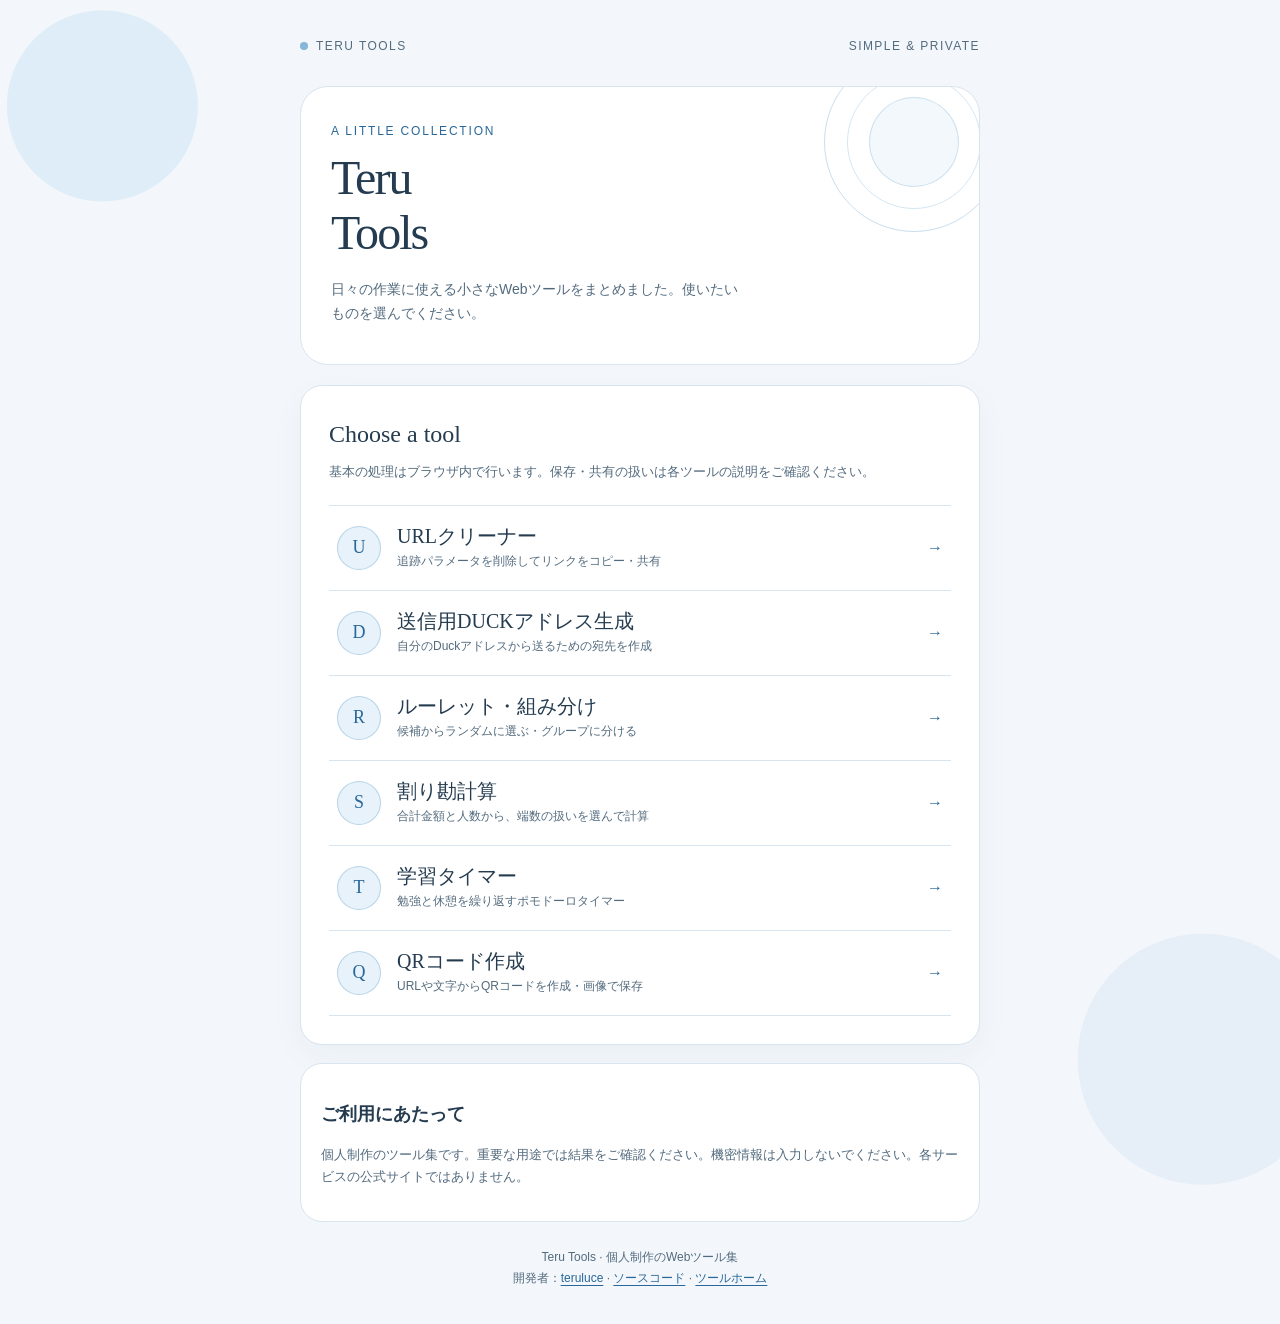
<file: index.html>
<!DOCTYPE html>
<html lang="ja">
<head>
  <meta charset="UTF-8">
  <meta name="viewport" content="width=device-width, initial-scale=1">
  <meta name="referrer" content="no-referrer">
  <meta http-equiv="Content-Security-Policy"
        content="default-src 'none'; style-src 'self' 'unsafe-inline'; connect-src 'none'; img-src 'self' blob:; font-src 'none'; object-src 'none'; base-uri 'none'; form-action 'none'">
  
  
  
  

  <style>
    :root {
      --bg: #f3f7fb;
      --paper: #ffffff;
      --ink: #253c50;
      --muted: #536b7e;
      --green: #85b7d8;
      --green-dark: #286799;
      --line: #d8e4ee;
      --soft: #e8f2fa;
      --radius: 22px;
    }

    * {
      box-sizing: border-box;
    }

    body {
      margin: 0;
      min-height: 100vh;
      padding: 36px 18px;
      color: var(--ink);
      background:
        radial-gradient(circle at 8% 8%, #deedf7 0, #deedf7 95px, transparent 96px),
        radial-gradient(circle at 94% 80%, #e6eef8 0, #e6eef8 125px, transparent 126px),
        var(--bg);
      font-family: -apple-system, BlinkMacSystemFont, "Hiragino Kaku Gothic ProN",
        "Yu Gothic", Meiryo, sans-serif;
      line-height: 1.7;
    }

    a {
      color: inherit;
      text-decoration: none;
    }

    .page {
      width: 100%;
      max-width: 680px;
      margin: 0 auto;
    }

    .topline {
      display: flex;
      align-items: center;
      justify-content: space-between;
      gap: 12px;
      margin-bottom: 30px;
      color: var(--muted);
      font-size: 12px;
      letter-spacing: .12em;
      text-transform: uppercase;
    }

    .dot {
      display: inline-block;
      width: 8px;
      height: 8px;
      margin-right: 8px;
      border-radius: 50%;
      background: var(--green);
    }

    header {
      position: relative;
      overflow: hidden;
      padding: 34px 30px 38px;
      border: 1px solid rgba(83, 107, 126, .15);
      border-radius: 28px;
      background: rgba(255, 255, 255, .78);
    }

    .eyebrow {
      margin: 0 0 8px;
      color: var(--green-dark);
      font-size: 12px;
      letter-spacing: .15em;
      text-transform: uppercase;
    }

    h1 {
      position: relative;
      z-index: 1;
      margin: 0;
      font-family: Georgia, "Times New Roman", serif;
      font-size: clamp(34px, 7vw, 48px);
      font-weight: 400;
      letter-spacing: -.04em;
      line-height: 1.15;
    }

    .intro {
      position: relative;
      z-index: 1;
      max-width: 420px;
      margin: 18px 0 0;
      color: var(--muted);
      font-size: 14px;
    }

    .decoration {
      position: absolute;
      top: -35px;
      right: -25px;
      width: 180px;
      height: 180px;
      border: 1px solid rgba(133, 183, 216, .45);
      border-radius: 50%;
    }

    .decoration::before,
    .decoration::after {
      position: absolute;
      content: "";
      border: 1px solid rgba(133, 183, 216, .35);
      border-radius: 50%;
    }

    .decoration::before {
      inset: 22px;
    }

    .decoration::after {
      inset: 44px;
      background: rgba(232, 242, 250, .5);
    }

    main {
      margin-top: 20px;
      padding: 28px;
      border: 1px solid var(--line);
      border-radius: var(--radius);
      background: var(--paper);
      box-shadow: 0 12px 35px rgba(37, 60, 80, .04);
    }

    .section-title {
      margin: 0 0 6px;
      font-family: Georgia, "Times New Roman", serif;
      font-size: 24px;
      font-weight: 400;
    }

    .section-description {
      margin: 0 0 22px;
      color: var(--muted);
      font-size: 13px;
    }

    .tools {
      margin: 0;
      padding: 0;
      list-style: none;
      border-top: 1px solid var(--line);
    }

    .tools li {
      border-bottom: 1px solid var(--line);
    }

    .tool {
      display: flex;
      align-items: center;
      gap: 16px;
      min-height: 84px;
      padding: 14px 8px;
      border-radius: 12px;
      transition: background-color .2s ease;
    }

    .tool:hover {
      background: var(--soft);
    }

    .tool:focus-visible {
      outline: 3px solid rgba(40, 103, 153, .3);
      outline-offset: 2px;
    }

    .badge {
      flex: none;
      display: grid;
      place-items: center;
      width: 44px;
      height: 44px;
      border: 1px solid rgba(133, 183, 216, .5);
      border-radius: 50%;
      background: var(--soft);
      color: var(--green-dark);
      font-family: Georgia, "Times New Roman", serif;
      font-size: 18px;
    }

    .body {
      flex: 1;
      min-width: 0;
    }

    .name {
      display: block;
      font-family: Georgia, "Times New Roman", serif;
      font-size: 20px;
      line-height: 1.3;
    }

    .note {
      display: block;
      margin-top: 2px;
      color: var(--muted);
      font-size: 12px;
    }

    .arrow {
      flex: none;
      color: var(--green-dark);
      font-size: 16px;
    }

    footer {
      padding: 25px 8px 0;
      color: var(--muted);
      font-size: 11px;
      text-align: center;
    }

    @media (max-width: 480px) {
      body {
        padding: 22px 13px;
      }

      header {
        padding: 28px 22px 30px;
      }

      main {
        padding: 22px 18px;
      }

      .decoration {
        top: -50px;
        right: -70px;
      }
    }

    @media (prefers-reduced-motion: reduce) {
      .tool { transition: none; }
    }
  </style>
<title>Teru Tools｜便利なWebツール集</title>
<meta name="description" content="URLクリーナー・割り勘・学習タイマー・QRコードなど、ブラウザで使える小さなWebツール集。">
<meta name="robots" content="index,follow">
<meta name="theme-color" content="#f3f7fb">
<link rel="canonical" href="https://teruluce.github.io/teru-tools/">
<link rel="icon" href="./favicon.svg" type="image/svg+xml">
<meta property="og:type" content="website">
<meta property="og:site_name" content="Teru Tools">
<meta property="og:title" content="Teru Tools｜便利なWebツール集">
<meta property="og:description" content="URLクリーナー・割り勘・学習タイマー・QRコードなど、ブラウザで使える小さなWebツール集。">
<meta property="og:url" content="https://teruluce.github.io/teru-tools/">
<meta property="og:locale" content="ja_JP">
<meta name="twitter:card" content="summary">
<meta name="twitter:title" content="Teru Tools｜便利なWebツール集">
<meta name="twitter:description" content="URLクリーナー・割り勘・学習タイマー・QRコードなど、ブラウザで使える小さなWebツール集。">
<link rel="stylesheet" href="./site.css">
</head>

<body>
  <div class="page">
    <div class="topline">
      <span><span class="dot"></span>Teru Tools</span>
      <span>Simple &amp; private</span>
    </div>

    <header>
      <div class="decoration" aria-hidden="true"></div>
      <p class="eyebrow">A little collection</p>
      <h1>Teru<br>Tools</h1>
      <p class="intro">
        日々の作業に使える小さなWebツールをまとめました。使いたいものを選んでください。
      </p>
    </header>

    <main>
      <h2 class="section-title">Choose a tool</h2>
      <p class="section-description">
        基本の処理はブラウザ内で行います。保存・共有の扱いは各ツールの説明をご確認ください。
      </p>

      <ul class="tools"><li><a class="tool" href="./url-cleaner/"><span class="badge" aria-hidden="true">U</span><span class="body"><span class="name">URLクリーナー</span><span class="note">追跡パラメータを削除してリンクをコピー・共有</span></span><span class="arrow" aria-hidden="true">→</span></a></li>
<li><a class="tool" href="./duckmail/"><span class="badge" aria-hidden="true">D</span><span class="body"><span class="name">送信用DUCKアドレス生成</span><span class="note">自分のDuckアドレスから送るための宛先を作成</span></span><span class="arrow" aria-hidden="true">→</span></a></li>
<li><a class="tool" href="./roulette/"><span class="badge" aria-hidden="true">R</span><span class="body"><span class="name">ルーレット・組み分け</span><span class="note">候補からランダムに選ぶ・グループに分ける</span></span><span class="arrow" aria-hidden="true">→</span></a></li>
<li><a class="tool" href="./split/"><span class="badge" aria-hidden="true">S</span><span class="body"><span class="name">割り勘計算</span><span class="note">合計金額と人数から、端数の扱いを選んで計算</span></span><span class="arrow" aria-hidden="true">→</span></a></li>
<li><a class="tool" href="./timer/"><span class="badge" aria-hidden="true">T</span><span class="body"><span class="name">学習タイマー</span><span class="note">勉強と休憩を繰り返すポモドーロタイマー</span></span><span class="arrow" aria-hidden="true">→</span></a></li>
<li><a class="tool" href="./qr/"><span class="badge" aria-hidden="true">Q</span><span class="body"><span class="name">QRコード作成</span><span class="note">URLや文字からQRコードを作成・画像で保存</span></span><span class="arrow" aria-hidden="true">→</span></a></li>
</ul>
    </main>

    <aside class="notice"><h2>ご利用にあたって</h2><p>個人制作のツール集です。重要な用途では結果をご確認ください。機密情報は入力しないでください。各サービスの公式サイトではありません。</p></aside><footer>Teru Tools · 個人制作のWebツール集<div>開発者：<a href="https://github.com/teruluce">teruluce</a> · <a href="https://github.com/teruluce/teru-tools/tree/main/">ソースコード</a> · <a href="./">ツールホーム</a></div></footer>
  </div>
</body>
</html>
</file>
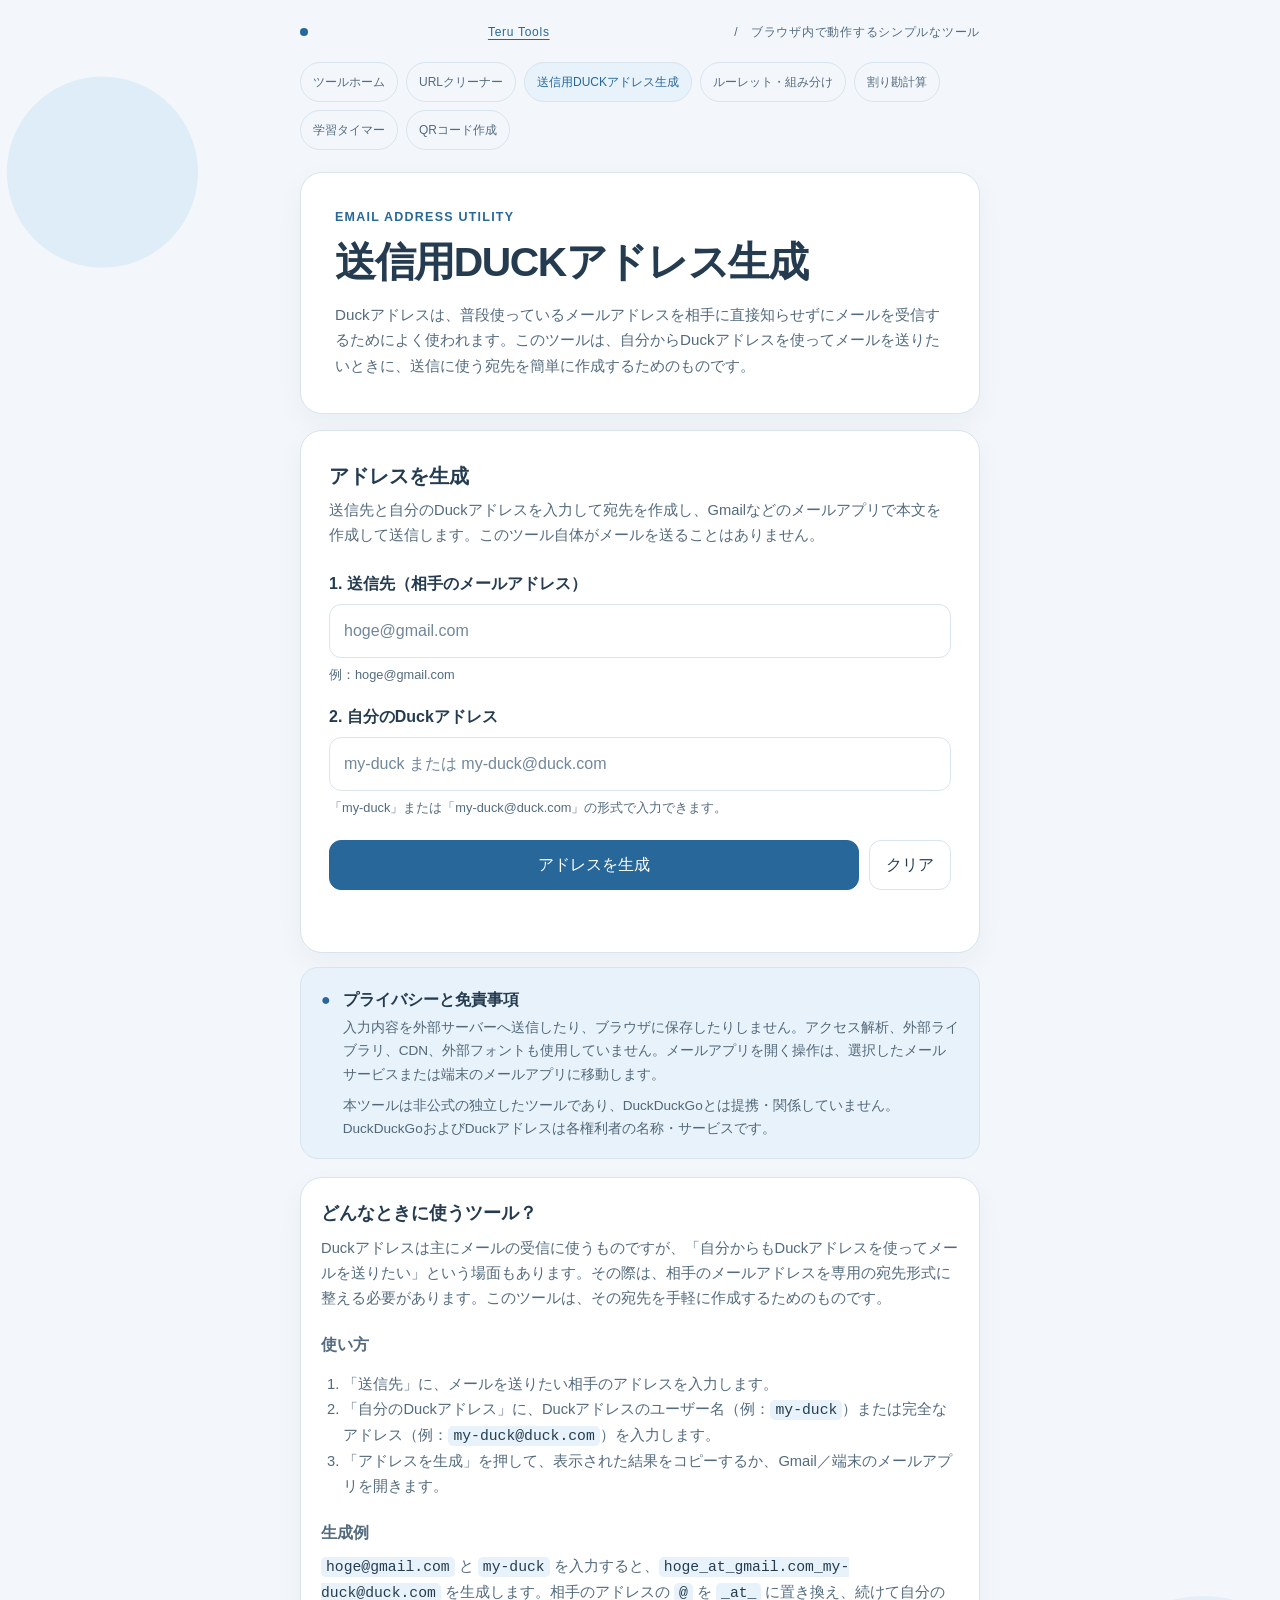
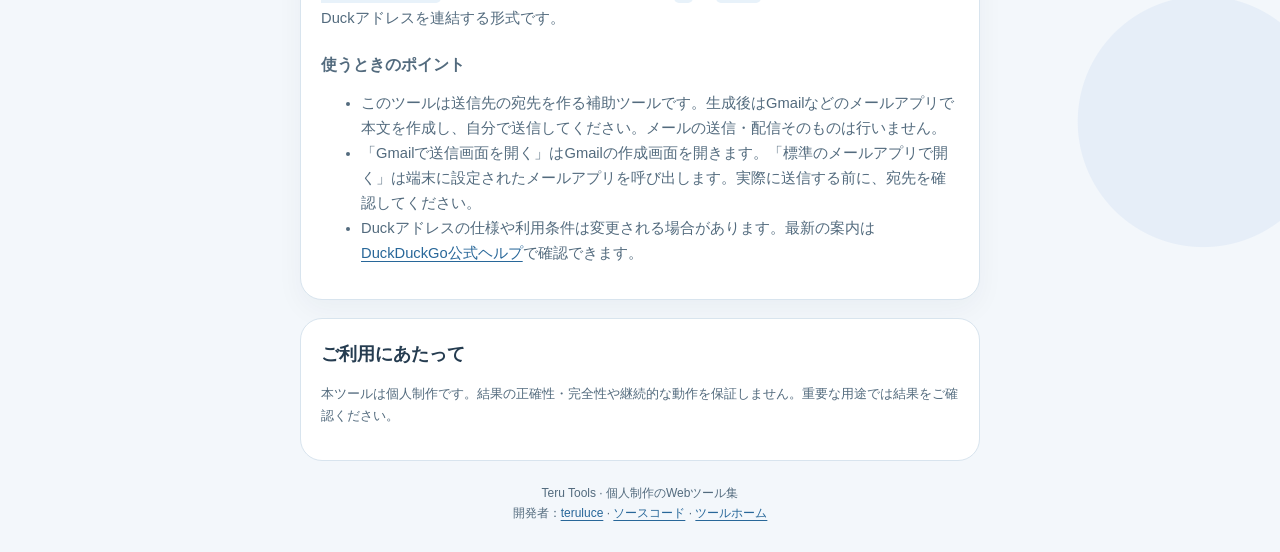
<file: duckmail/index.html>
<!doctype html>
<html lang="ja">
<head>
  <meta charset="utf-8">
  <meta name="viewport" content="width=device-width, initial-scale=1">
  <meta name="referrer" content="no-referrer">
  <meta http-equiv="Content-Security-Policy" content="default-src 'none'; script-src 'unsafe-inline'; style-src 'self' 'unsafe-inline'; connect-src 'none'; img-src 'self'; font-src 'none'; object-src 'none'; base-uri 'none'; form-action 'none'">
  
  
  
  <meta name="application-name" content="送信用DUCKアドレス生成">
  
  
  
  
  
  
  
  
  
  
  
  
  <script type="application/ld+json">
  {
    "@context": "https://schema.org",
    "@type": "WebApplication",
    "name": "送信用DUCKアドレス生成",
    "url": "https://teruluce.github.io/teru-tools/duckmail/",
    "description": "DuckDuckGo Email ProtectionのDuckアドレスからメールを送るための宛先をブラウザ内で生成する非公式ツールです。",
    "applicationCategory": "UtilitiesApplication",
    "operatingSystem": "Any",
    "inLanguage": "ja",
    "isAccessibleForFree": true
  }
  </script>
  <style>
    :root {
      color-scheme: light;
      --bg: #f3f7fb;
      --surface: #fff;
      --ink: #253c50;
      --muted: #536b7e;
      --accent: #286799;
      --accent-hover: #20547e;
      --line: #d8e4ee;
      --soft: #e8f2fa;
      --error: #a12e2e;
      --focus: #85b7d8;
      --radius: 18px;
    }
    * { box-sizing: border-box; }
    body {
      margin: 0;
      min-height: 100vh;
      padding: 22px 14px 28px;
      color: var(--ink);
      background: var(--bg);
      font-family: -apple-system, BlinkMacSystemFont, "Segoe UI", "Hiragino Kaku Gothic ProN",
        "Yu Gothic", Meiryo, sans-serif;
      line-height: 1.65;
      overflow-wrap: anywhere;
    }
    button, input { font: inherit; }
    .shell { width: 100%; max-width: 680px; margin: 0 auto; }
    .masthead {
      margin: 0 0 16px;
      color: var(--muted);
      font-size: .78rem;
      letter-spacing: .08em;
    }
    .masthead::before {
      content: "";
      display: inline-block;
      width: 8px; height: 8px;
      margin: 0 8px 1px 0;
      border-radius: 50%;
      background: var(--accent);
    }
    header, main, .privacy {
      border: 1px solid var(--line);
      border-radius: var(--radius);
      background: var(--surface);
    }
    header { padding: clamp(22px, 6vw, 36px); }
    .eyebrow {
      margin: 0 0 8px;
      color: var(--accent);
      font-size: .78rem;
      font-weight: 700;
      letter-spacing: .08em;
    }
    h1 {
      margin: 0;
      font-size: clamp(1.8rem, 7vw, 2.6rem);
      line-height: 1.2;
      letter-spacing: -.035em;
    }
    .intro { margin: 14px 0 0; color: var(--muted); }
    main { margin-top: 14px; padding: clamp(20px, 5vw, 30px); }
    h2 { margin: 0 0 5px; font-size: 1.25rem; }
    .section-description { margin: 0 0 22px; color: var(--muted); font-size: .92rem; }
    .field { margin-top: 18px; }
    label { display: block; margin-bottom: 7px; font-weight: 650; }
    input {
      display: block;
      width: 100%;
      min-height: 50px;
      padding: 12px 14px;
      border: 1px solid #d8e4ee;
      border-radius: 11px;
      color: var(--ink);
      background: #fff;
    }
    input::placeholder { color: #71879A; opacity: 1; }
    input:focus-visible, button:focus-visible, a:focus-visible {
      outline: 3px solid var(--focus);
      outline-offset: 3px;
    }
    .hint { margin: 6px 0 0; color: var(--muted); font-size: .8rem; }
    .actions { display: flex; flex-wrap: wrap; gap: 10px; margin-top: 22px; }
    button, .button-link {
      display: inline-flex;
      align-items: center;
      justify-content: center;
      min-height: 47px;
      padding: 10px 16px;
      border: 1px solid var(--line);
      border-radius: 999px;
      background: #fff;
      color: var(--ink);
      text-align: center;
      text-decoration: none;
      cursor: pointer;
      font-weight: 600;
    }
    .primary {
      border-color: var(--accent);
      background: var(--accent);
      color: #fff;
    }
    .primary:hover { background: var(--accent-hover); }
    .secondary:hover, .button-link:hover { background: var(--soft); }
    #generate-button { flex: 1 1 180px; }
    .result {
      margin-top: 24px;
      padding: 18px;
      border: 1px solid #d8e4ee;
      border-radius: 14px;
      background: var(--soft);
    }
    .result[hidden] { display: none; }
    .result-label {
      margin: 0 0 8px;
      color: var(--accent);
      font-size: .75rem;
      font-weight: 750;
      letter-spacing: .08em;
    }
    .result-value { margin: 0; font-weight: 700; user-select: text; }
    .result .actions { margin-top: 16px; }
    .result .button-link { flex: 1 1 170px; }
    .result .primary { flex-basis: 100%; }
    .status { min-height: 1.6em; margin: 12px 0 0; color: var(--muted); font-size: .88rem; }
    .status.error { color: var(--error); }
    .privacy { display: flex; gap: 12px; margin-top: 14px; padding: 16px; background: #e8f2fa; }
    .privacy-mark { flex: 0 0 auto; color: var(--accent); font-weight: 800; }
    .privacy strong { display: block; margin-bottom: 3px; }
    .privacy p { margin: 0; color: #526879; font-size: .85rem; }
    .guide { margin-top: 14px; padding: clamp(20px, 5vw, 28px); border: 1px solid var(--line); border-radius: var(--radius); background: var(--surface); }
    .guide h2 { margin-top: 0; }
    .guide h3 { margin: 20px 0 6px; font-size: 1rem; }
    .guide p, .guide li { color: var(--muted); font-size: .92rem; }
    .guide p { margin: 8px 0; }
    .guide ol { padding-left: 1.4rem; }
    .guide code { padding: 2px 5px; border-radius: 5px; background: var(--soft); color: var(--ink); overflow-wrap: anywhere; }
    .developer { margin-top: 9px; font-size: .72rem; }
    .developer a { color: inherit; text-underline-offset: 2px; }
    footer { padding: 18px 8px 0; color: var(--muted); text-align: center; font-size: .78rem; }
    @media (max-width: 420px) {
      body { padding: 16px 11px 22px; }
      .actions > button, .actions > .button-link { width: 100%; }
      #generate-button { flex-basis: 100%; }
    }
    @media (prefers-reduced-motion: reduce) {
      *, *::before, *::after { scroll-behavior: auto !important; }
    }
  
    /* Teru Tools 共通デザイン */
    :root {
      color-scheme: light;
      --bg: #f3f7fb;
      --paper: #ffffff;
      --surface: #ffffff;
      --ink: #253c50;
      --muted: #536b7e;
      --accent: #286799;
      --accent-hover: #20547e;
      --green: #85b7d8;
      --green-dark: #286799;
      --line: #d8e4ee;
      --soft: #e8f2fa;
      --focus: #85b7d8;
      --radius: 22px;
    }
    body {
      background:
        radial-gradient(circle at 8% 8%, #deedf7 0, #deedf7 95px, transparent 96px),
        radial-gradient(circle at 94% 80%, #e6eef8 0, #e6eef8 125px, transparent 126px),
        var(--bg);
      color: var(--ink);
      font-family: -apple-system, BlinkMacSystemFont, "Hiragino Kaku Gothic ProN", "Yu Gothic", Meiryo, sans-serif;
      line-height: 1.7;
    }
    .page, .shell { width: 100%; max-width: 680px; margin-left: auto; margin-right: auto; }
    .topline, .masthead {
      display: flex;
      align-items: center;
      justify-content: space-between;
      flex-wrap: wrap;
      gap: 8px 14px;
      margin: 0 0 20px;
      color: var(--muted);
      font-size: 12px;
      letter-spacing: .06em;
      text-transform: none;
    }
    .masthead a, .topline a { color: var(--accent); text-underline-offset: 3px; }
    .dot, .masthead::before { background: var(--accent); }
    header {
      padding: clamp(24px, 5vw, 34px);
      border: 1px solid var(--line);
      border-radius: var(--radius);
      background: rgba(255,255,255,.94);
      box-shadow: 0 10px 28px rgba(32,54,74,.045);
    }
    .eyebrow { color: var(--accent); font-weight: 700; letter-spacing: .1em; }
    h1 {
      color: var(--ink);
      font-family: -apple-system, BlinkMacSystemFont, "Hiragino Kaku Gothic ProN", "Yu Gothic", Meiryo, sans-serif;
      font-size: clamp(1.8rem, 6vw, 2.55rem);
      font-weight: 750;
      letter-spacing: -.035em;
      line-height: 1.25;
    }
    .intro { max-width: 52rem; color: var(--muted); font-size: .95rem; }
    main, .guide {
      margin-top: 16px;
      padding: clamp(20px, 5vw, 28px);
      border: 1px solid var(--line);
      border-radius: var(--radius);
      background: var(--paper);
      box-shadow: 0 10px 28px rgba(32,54,74,.045);
    }
    h2, .section-title, .guide h2 { color: var(--ink); font-family: inherit; font-weight: 700; }
    .section-description, .guide p, .guide li { color: var(--muted); }
    .notice, .privacy {
      margin-top: 14px;
      padding: 18px 20px;
      border: 1px solid var(--line);
      border-radius: 18px;
      background: #e8f2fa;
      color: var(--muted);
    }
    .notice h2, .privacy strong { color: var(--ink); }
    footer {
      padding: 22px 8px 0;
      color: var(--muted);
      font-size: .78rem;
      text-align: center;
    }
    .developer a, footer a { color: var(--accent); text-underline-offset: 3px; }
    button, input, textarea, select { font: inherit; }
    button, .button-link {
      min-height: 46px;
      border-radius: 12px;
      border-color: var(--line);
      transition: background-color .18s ease, border-color .18s ease, transform .18s ease;
    }
    .primary, button.primary, .button-link.primary {
      border-color: var(--accent);
      background: var(--accent);
      color: #fff;
    }
    .primary:hover:not(:disabled), .button-link.primary:hover { background: var(--accent-hover); }
    .secondary:hover:not(:disabled), .button-link:hover { background: var(--soft); }
    input, textarea, select {
      border-color: #d8e4ee;
      border-radius: 12px;
      color: var(--ink);
      background: #fff;
    }
    input:focus-visible, textarea:focus-visible, select:focus-visible,
    button:focus-visible, a:focus-visible {
      outline: 3px solid rgba(40,120,181,.28);
      outline-offset: 3px;
    }
    .result, .group-result, .group-summary {
      border-color: #d8e4ee;
      border-radius: 16px;
      background: var(--soft);
    }
    .result-label { color: var(--accent); }
    .tool { border-radius: 14px; }
    .tool:hover { background: var(--soft); }
    .badge {
      border-color: #d8e4ee;
      background: var(--soft);
      color: var(--accent);
    }
    .arrow, .developer a { color: var(--accent); }
    @media (max-width: 480px) {
      body { padding: 22px 13px; }
      .topline, .masthead { margin-bottom: 16px; }
      header { padding: 24px 20px; }
      main, .guide { padding: 20px 17px; }
    }
    @media (prefers-reduced-motion: reduce) {
      *, *::before, *::after { transition-duration: .01ms !important; animation-duration: .01ms !important; }
    }

  </style>
<title>送信用DUCKアドレス生成｜Teru Tools</title>
<meta name="description" content="自分のDuckアドレスから送るための宛先を作成。ブラウザで使える無料のWebツールです。">
<meta name="robots" content="index,follow">
<meta name="theme-color" content="#f3f7fb">
<link rel="canonical" href="https://teruluce.github.io/teru-tools/duckmail/">
<link rel="icon" href="../favicon.svg" type="image/svg+xml">
<meta property="og:type" content="website">
<meta property="og:site_name" content="Teru Tools">
<meta property="og:title" content="送信用DUCKアドレス生成｜Teru Tools">
<meta property="og:description" content="自分のDuckアドレスから送るための宛先を作成。ブラウザで使える無料のWebツールです。">
<meta property="og:url" content="https://teruluce.github.io/teru-tools/duckmail/">
<meta property="og:locale" content="ja_JP">
<meta name="twitter:card" content="summary">
<meta name="twitter:title" content="送信用DUCKアドレス生成｜Teru Tools">
<meta name="twitter:description" content="自分のDuckアドレスから送るための宛先を作成。ブラウザで使える無料のWebツールです。">
<link rel="stylesheet" href="../site.css">
</head>
<body>
  <div class="shell">
    <p class="masthead"><a href="../">Teru Tools</a>　/　ブラウザ内で動作するシンプルなツール</p>
    <nav class="toolnav" aria-label="ツールナビゲーション"><a href="../">ツールホーム</a><a href="../url-cleaner/">URLクリーナー</a><a href="../duckmail/" aria-current="page">送信用DUCKアドレス生成</a><a href="../roulette/">ルーレット・組み分け</a><a href="../split/">割り勘計算</a><a href="../timer/">学習タイマー</a><a href="../qr/">QRコード作成</a></nav><header>
      <p class="eyebrow">EMAIL ADDRESS UTILITY</p>
      <h1>送信用DUCKアドレス生成</h1>
      <p class="intro">Duckアドレスは、普段使っているメールアドレスを相手に直接知らせずにメールを受信するためによく使われます。このツールは、自分からDuckアドレスを使ってメールを送りたいときに、送信に使う宛先を簡単に作成するためのものです。</p>
    </header>

    <main>
      <h2>アドレスを生成</h2>
      <p class="section-description">送信先と自分のDuckアドレスを入力して宛先を作成し、Gmailなどのメールアプリで本文を作成して送信します。このツール自体がメールを送ることはありません。</p>

      <form id="generator-form" novalidate>
        <div class="field">
          <label for="recipient">1. 送信先（相手のメールアドレス）</label>
          <input id="recipient" name="recipient" type="email" inputmode="email"
            autocomplete="off" autocapitalize="none" spellcheck="false"
            placeholder="hoge@gmail.com" aria-describedby="recipient-hint" required>
          <p class="hint" id="recipient-hint">例：hoge@gmail.com</p>
        </div>

        <div class="field">
          <label for="duck-address">2. 自分のDuckアドレス</label>
          <input id="duck-address" name="duck-address" type="text"
            autocomplete="off" autocapitalize="none" spellcheck="false"
            placeholder="my-duck または my-duck@duck.com"
            aria-describedby="duck-hint" required>
          <p class="hint" id="duck-hint">「my-duck」または「my-duck@duck.com」の形式で入力できます。</p>
        </div>

        <div class="actions">
          <button class="primary" id="generate-button" type="submit">アドレスを生成</button>
          <button class="secondary" type="reset">クリア</button>
        </div>
      </form>

      <section class="result" id="result" aria-labelledby="result-heading" hidden>
        <p class="result-label" id="result-heading">生成されたアドレス</p>
        <p class="result-value" id="result-value"></p>
        <div class="actions">
          <a class="button-link primary" id="gmail-link" href="#" target="_blank" rel="noopener noreferrer">Gmailで送信画面を開く</a>
          <a class="button-link" id="mailto-link" href="#">標準のメールアプリで開く</a>
          <button class="secondary" id="copy-button" type="button">結果をコピー</button>
        </div>
      </section>
      <p class="status" id="status" role="status" aria-live="polite"></p>
    </main>

    <aside class="privacy" aria-label="プライバシーについて">
      <span class="privacy-mark" aria-hidden="true">●</span>
      <div>
        <strong>プライバシーと免責事項</strong>
        <p>入力内容を外部サーバーへ送信したり、ブラウザに保存したりしません。アクセス解析、外部ライブラリ、CDN、外部フォントも使用していません。メールアプリを開く操作は、選択したメールサービスまたは端末のメールアプリに移動します。</p>
        <p style="margin-top:8px">本ツールは非公式の独立したツールであり、DuckDuckGoとは提携・関係していません。DuckDuckGoおよびDuckアドレスは各権利者の名称・サービスです。</p>
      </div>
    </aside>

    <section class="guide" aria-labelledby="how-heading">
      <h2 id="how-heading">どんなときに使うツール？</h2>
      <p>Duckアドレスは主にメールの受信に使うものですが、「自分からもDuckアドレスを使ってメールを送りたい」という場面もあります。その際は、相手のメールアドレスを専用の宛先形式に整える必要があります。このツールは、その宛先を手軽に作成するためのものです。</p>
      <h3>使い方</h3>
      <ol>
        <li>「送信先」に、メールを送りたい相手のアドレスを入力します。</li>
        <li>「自分のDuckアドレス」に、Duckアドレスのユーザー名（例：<code>my-duck</code>）または完全なアドレス（例：<code>my-duck@duck.com</code>）を入力します。</li>
        <li>「アドレスを生成」を押して、表示された結果をコピーするか、Gmail／端末のメールアプリを開きます。</li>
      </ol>
      <h3>生成例</h3>
      <p><code>hoge@gmail.com</code> と <code>my-duck</code> を入力すると、<code>hoge_at_gmail.com_my-duck@duck.com</code> を生成します。相手のアドレスの <code>@</code> を <code>_at_</code> に置き換え、続けて自分のDuckアドレスを連結する形式です。</p>
      <h3>使うときのポイント</h3>
      <ul>
        <li>このツールは送信先の宛先を作る補助ツールです。生成後はGmailなどのメールアプリで本文を作成し、自分で送信してください。メールの送信・配信そのものは行いません。</li>
        <li>「Gmailで送信画面を開く」はGmailの作成画面を開きます。「標準のメールアプリで開く」は端末に設定されたメールアプリを呼び出します。実際に送信する前に、宛先を確認してください。</li>
        <li>Duckアドレスの仕様や利用条件は変更される場合があります。最新の案内は<a href="https://duckduckgo.com/duckduckgo-help-pages/email-protection/duck-addresses/how-do-i-compose-a-new-email" target="_blank" rel="noopener noreferrer">DuckDuckGo公式ヘルプ</a>で確認できます。</li>
      </ul>
    </section>

    <aside class="notice"><h2>ご利用にあたって</h2><p>本ツールは個人制作です。結果の正確性・完全性や継続的な動作を保証しません。重要な用途では結果をご確認ください。</p></aside><footer>Teru Tools · 個人制作のWebツール集<div>開発者：<a href="https://github.com/teruluce">teruluce</a> · <a href="https://github.com/teruluce/teru-tools/tree/main/duckmail">ソースコード</a> · <a href="../">ツールホーム</a></div></footer>
  </div>

  <script>
    "use strict";

    const form = document.getElementById("generator-form");
    const recipientInput = document.getElementById("recipient");
    const duckInput = document.getElementById("duck-address");
    const resultSection = document.getElementById("result");
    const resultValue = document.getElementById("result-value");
    const status = document.getElementById("status");
    const gmailLink = document.getElementById("gmail-link");
    const mailtoLink = document.getElementById("mailto-link");
    const copyButton = document.getElementById("copy-button");
    const isIOS = /iPhone|iPad|iPod/.test(navigator.userAgent);
    let hasGenerated = false;

    function isValidEmail(value) {
      return /^[^\s@]+@[^\s@]+\.[^\s@]+$/.test(value);
    }

    function normalizeDuckAddress(value) {
      const address = value.trim();
      if (!address) return null;

      if (address.includes("@")) {
        if (!/^[^\s@]+@duck\.com$/.test(address)) return null;
        return address;
      }

      if (!/^[a-zA-Z0-9._+-]+$/.test(address)) return null;
      return address + "@duck.com";
    }

    function generateAddress(recipient, duckAddress) {
      return recipient.trim().replace("@", "_at_") + "_" + duckAddress;
    }

    function updateMailLinks(address) {
      const encoded = encodeURIComponent(address);
      gmailLink.href = "https://mail.google.com/mail/?view=cm&fs=1&to=" + encoded;
      gmailLink.dataset.appUrl = "googlegmail:///co?to=" + encoded;
      const separator = address.lastIndexOf("@");
      const localPart = address.slice(0, separator);
      const domainPart = address.slice(separator + 1);
      mailtoLink.href = "mailto:" + encodeURIComponent(localPart) + "@" + encodeURIComponent(domainPart);
    }

    function showStatus(message, isError = false) {
      status.textContent = message;
      status.classList.toggle("error", isError);
    }

    function hideResult() {
      resultSection.hidden = true;
      resultValue.textContent = "";
      gmailLink.href = "#";
      delete gmailLink.dataset.appUrl;
      mailtoLink.href = "#";
    }

    function renderCurrentInputs() {
      const recipient = recipientInput.value.trim();
      const duckAddress = normalizeDuckAddress(duckInput.value);

      if (!recipient || !duckInput.value.trim() || !isValidEmail(recipient) || !duckAddress) {
        hideResult();
        showStatus("入力内容を確認してください。正しい形式になると結果を再表示します。", true);
        return false;
      }

      const address = generateAddress(recipient, duckAddress);
      resultValue.textContent = address;
      updateMailLinks(address);
      resultSection.hidden = false;
      showStatus("アドレスを生成しました。必要な操作を選んでください。");
      return true;
    }

    form.addEventListener("submit", function (event) {
      event.preventDefault();
      const recipient = recipientInput.value.trim();
      const duckAddress = normalizeDuckAddress(duckInput.value);

      if (!recipient || !duckInput.value.trim()) {
        hideResult();
        hasGenerated = false;
        showStatus("2つの項目を入力してください。", true);
        (!recipient ? recipientInput : duckInput).focus();
        return;
      }
      if (!isValidEmail(recipient)) {
        hideResult();
        hasGenerated = false;
        showStatus("送信先メールアドレスの形式を確認してください。", true);
        recipientInput.focus();
        return;
      }
      if (!duckAddress) {
        hideResult();
        hasGenerated = false;
        showStatus("Duckアドレスを確認してください。@付きの場合は @duck.com のみ使用できます。", true);
        duckInput.focus();
        return;
      }

      hasGenerated = true;
      renderCurrentInputs();
    });

    recipientInput.addEventListener("input", function () {
      if (hasGenerated) renderCurrentInputs();
    });
    duckInput.addEventListener("input", function () {
      if (hasGenerated) renderCurrentInputs();
    });

    gmailLink.addEventListener("click", function (event) {
      if (!isIOS || !gmailLink.dataset.appUrl || resultSection.hidden) return;
      event.preventDefault();

      const appUrl = gmailLink.dataset.appUrl;
      const webUrl = gmailLink.href;
      let leftPage = false;

      function onVisibilityChange() {
        if (document.hidden) leftPage = true;
      }

      document.addEventListener("visibilitychange", onVisibilityChange);
      window.location.href = appUrl;

      window.setTimeout(function () {
        document.removeEventListener("visibilitychange", onVisibilityChange);
        if (!leftPage && !document.hidden) window.location.href = webUrl;
      }, 1200);
    });

    async function fallbackCopy(text) {
      const temporary = document.createElement("textarea");
      temporary.value = text;
      temporary.setAttribute("readonly", "");
      temporary.style.position = "fixed";
      temporary.style.opacity = "0";
      document.body.appendChild(temporary);
      temporary.select();
      temporary.setSelectionRange(0, temporary.value.length);
      const copied = document.execCommand("copy");
      temporary.remove();
      if (!copied) throw new Error("Copy command failed");
    }

    copyButton.addEventListener("click", async function () {
      const text = resultValue.textContent;
      if (!text || resultSection.hidden) {
        showStatus("先に有効なアドレスを生成してください。", true);
        return;
      }

      try {
        if (navigator.clipboard && window.isSecureContext) {
          await navigator.clipboard.writeText(text);
        } else {
          await fallbackCopy(text);
        }
        showStatus("生成したアドレスをコピーしました。");
      } catch (_) {
        try {
          await fallbackCopy(text);
          showStatus("生成したアドレスをコピーしました。");
        } catch (_) {
          showStatus("自動コピーできませんでした。結果を選択して手動でコピーしてください。", true);
        }
      }
    });

    form.addEventListener("reset", function () {
      hasGenerated = false;
      hideResult();
      showStatus("");
    });
  </script>
</body>
</html>
</file>
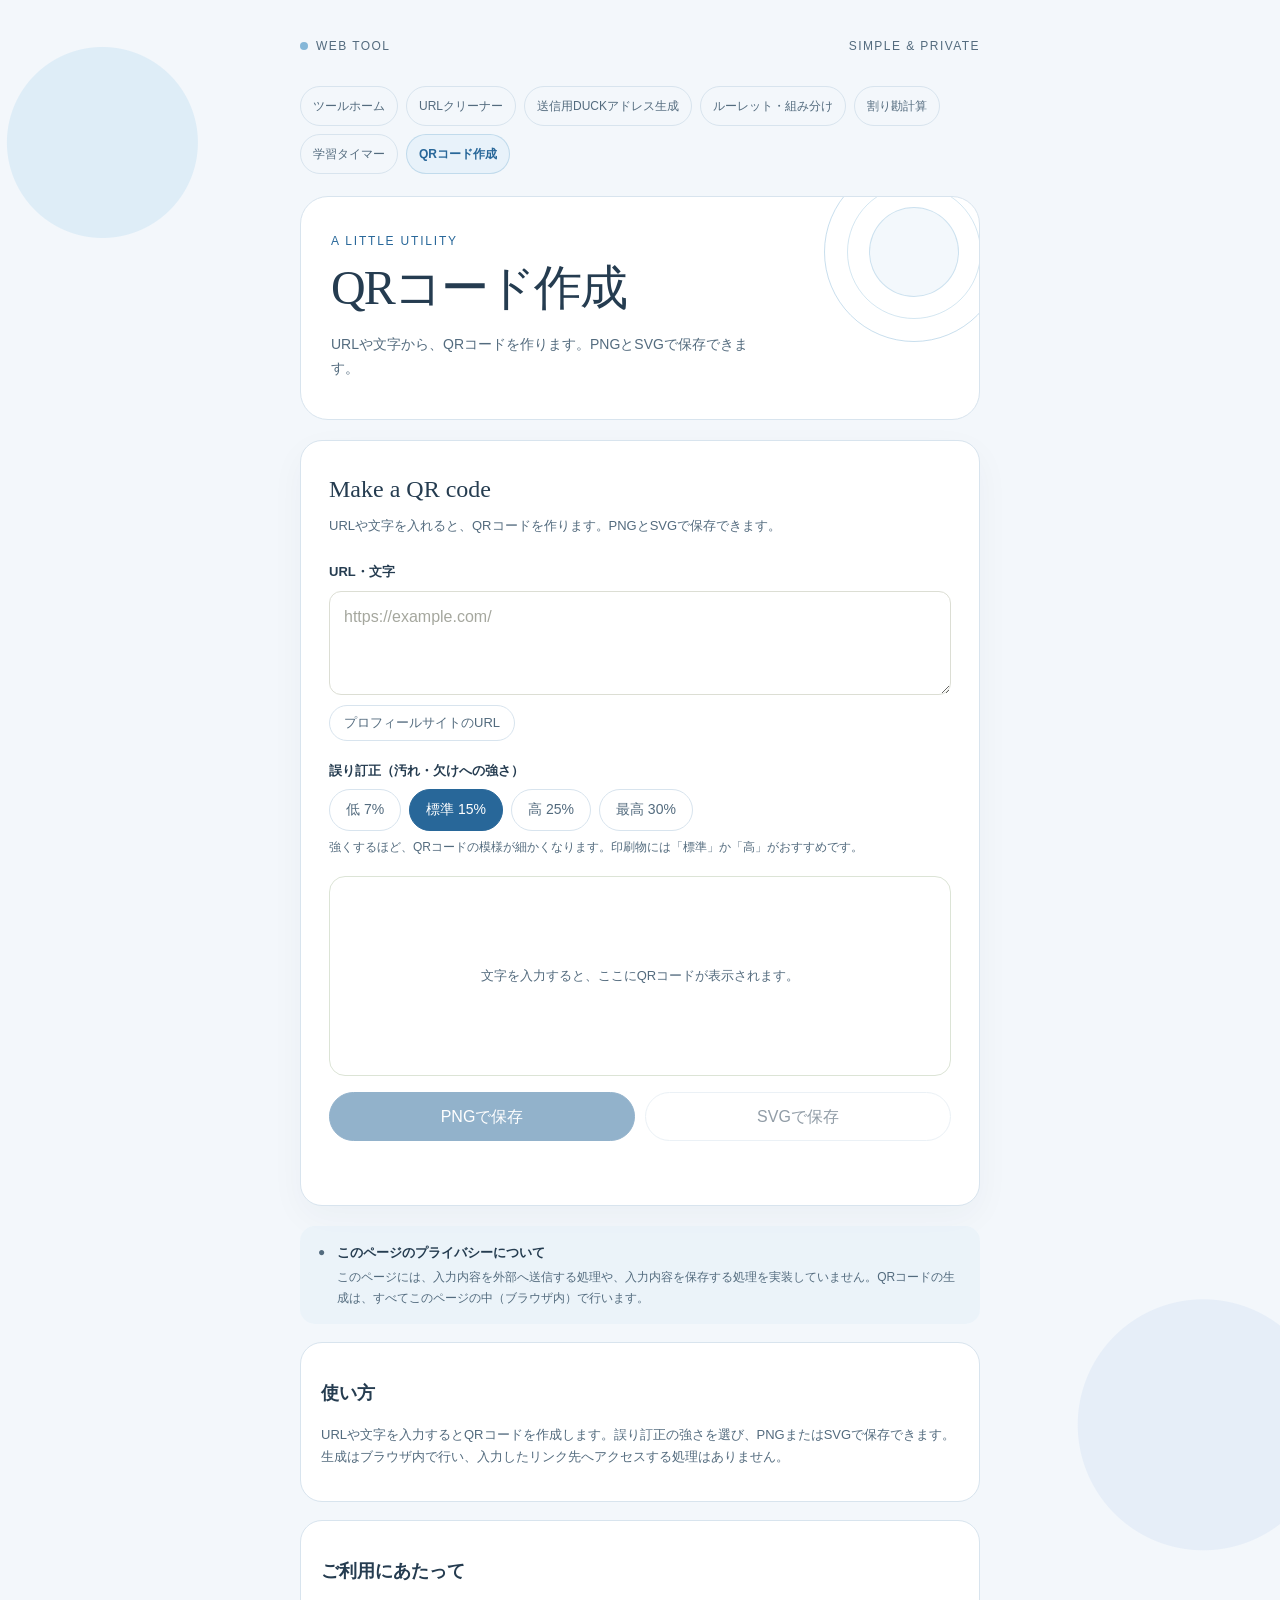
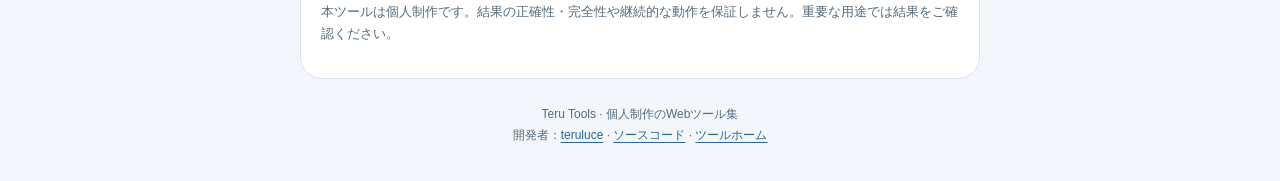
<file: qr/index.html>
<!DOCTYPE html>
<html lang="ja">
<head>
  <meta charset="UTF-8">
  <meta name="viewport" content="width=device-width, initial-scale=1">
  <meta name="referrer" content="no-referrer">
  <meta http-equiv="Content-Security-Policy"
        content="default-src 'none'; script-src 'unsafe-inline'; style-src 'self' 'unsafe-inline'; connect-src 'none'; img-src 'self' blob:; font-src 'none'; object-src 'none'; base-uri 'none'; form-action 'none'">
  
  
  

  <style>
    :root {
      --bg: #f3f7fb;
      --paper: #ffffff;
      --ink: #253c50;
      --muted: #536b7e;
      --green: #85b7d8;
      --green-dark: #286799;
      --line: #d8e4ee;
      --soft: #e8f2fa;
      --error: #a34840;
      --radius: 22px;
    }

    * { box-sizing: border-box; }

    [hidden] { display: none !important; }

    body {
      margin: 0;
      min-height: 100vh;
      padding: 36px 18px;
      color: var(--ink);
      background:
        radial-gradient(circle at 8% 8%, #deedf7 0, #deedf7 95px, transparent 96px),
        radial-gradient(circle at 94% 80%, #e6eef8 0, #e6eef8 125px, transparent 126px),
        var(--bg);
      font-family: -apple-system, BlinkMacSystemFont, "Hiragino Kaku Gothic ProN",
        "Yu Gothic", Meiryo, sans-serif;
      line-height: 1.7;
    }

    button, input, textarea, select { font: inherit; }

    .page { width: 100%; max-width: 680px; margin: 0 auto; }

    .topline {
      display: flex;
      align-items: center;
      justify-content: space-between;
      gap: 12px;
      margin-bottom: 30px;
      color: var(--muted);
      font-size: 12px;
      letter-spacing: .12em;
      text-transform: uppercase;
    }

    .dot {
      display: inline-block;
      width: 8px;
      height: 8px;
      margin-right: 8px;
      border-radius: 50%;
      background: var(--green);
    }

    .toolnav {
      display: flex;
      flex-wrap: wrap;
      gap: 8px;
      margin: -12px 0 22px;
    }

    .toolnav a {
      display: inline-flex;
      align-items: center;
      min-height: 36px;
      padding: 4px 14px;
      border: 1px solid var(--line);
      border-radius: 999px;
      color: var(--muted);
      font-size: 13px;
      text-decoration: none;
      transition: background .15s;
    }

    .toolnav a:hover { background: #edf4fa; }

    .toolnav a:focus-visible {
      outline: 3px solid rgba(40, 103, 153, .3);
      outline-offset: 2px;
    }

    .toolnav a[aria-current="page"] {
      border-color: rgba(133, 183, 216, .4);
      background: var(--soft);
      color: var(--green-dark);
      font-weight: 600;
    }

    header {
      position: relative;
      overflow: hidden;
      padding: 34px 30px 38px;
      border: 1px solid rgba(83, 107, 126, .15);
      border-radius: 28px;
      background: rgba(255, 255, 255, .78);
    }

    .eyebrow {
      margin: 0 0 8px;
      color: var(--green-dark);
      font-size: 12px;
      letter-spacing: .15em;
      text-transform: uppercase;
    }

    h1 {
      position: relative;
      z-index: 1;
      margin: 0;
      font-family: Georgia, "Times New Roman", serif;
      font-size: clamp(34px, 7vw, 48px);
      font-weight: 400;
      letter-spacing: -.04em;
      line-height: 1.15;
    }

    .intro {
      position: relative;
      z-index: 1;
      max-width: 420px;
      margin: 18px 0 0;
      color: var(--muted);
      font-size: 14px;
    }

    .decoration {
      position: absolute;
      top: -35px;
      right: -25px;
      width: 180px;
      height: 180px;
      border: 1px solid rgba(133, 183, 216, .45);
      border-radius: 50%;
    }

    .decoration::before,
    .decoration::after {
      position: absolute;
      content: "";
      border: 1px solid rgba(133, 183, 216, .35);
      border-radius: 50%;
    }

    .decoration::before { inset: 22px; }

    .decoration::after {
      inset: 44px;
      background: rgba(232, 242, 250, .5);
    }

    main {
      margin-top: 20px;
      padding: 28px;
      border: 1px solid var(--line);
      border-radius: var(--radius);
      background: var(--paper);
      box-shadow: 0 12px 35px rgba(37, 60, 80, .04);
    }

    .section-title {
      margin: 0 0 6px;
      font-family: Georgia, "Times New Roman", serif;
      font-size: 24px;
      font-weight: 400;
    }

    .section-description {
      margin: 0 0 24px;
      color: var(--muted);
      font-size: 13px;
    }

    .field { margin-bottom: 19px; }

    label {
      display: block;
      margin-bottom: 7px;
      font-size: 13px;
      font-weight: 600;
    }

    input[type="text"], input[type="number"], textarea {
      display: block;
      width: 100%;
      min-height: 49px;
      padding: 12px 14px;
      border: 1px solid #dcded4;
      border-radius: 12px;
      outline: none;
      background: #fff;
      color: var(--ink);
      transition: border-color .15s, box-shadow .15s;
    }

    textarea { min-height: 104px; resize: vertical; line-height: 1.6; }

    input[type="text"]:focus, input[type="number"]:focus, textarea:focus {
      border-color: var(--green);
      box-shadow: 0 0 0 3px rgba(133, 183, 216, .16);
    }

    input::placeholder, textarea::placeholder { color: #a5a79e; }

    .hint { margin: 6px 0 0; color: var(--muted); font-size: 12px; }

    .num-row { display: flex; align-items: center; gap: 8px; }
    .unit { flex: none; color: var(--muted); font-size: 13px; }

    .seg { display: flex; flex-wrap: wrap; gap: 8px; }
    .seg label { display: inline-block; margin: 0; font-weight: 400; cursor: pointer; }
    .seg input {
      position: absolute;
      width: 1px;
      height: 1px;
      opacity: 0;
    }
    .seg span {
      display: inline-flex;
      align-items: center;
      min-height: 42px;
      padding: 6px 16px;
      border: 1px solid var(--line);
      border-radius: 999px;
      background: #fff;
      color: var(--muted);
      font-size: 14px;
      transition: background .15s, color .15s, border-color .15s;
    }
    .seg input:checked + span {
      border-color: var(--green-dark);
      background: var(--green-dark);
      color: #fff;
    }
    .seg input:focus-visible + span {
      outline: 3px solid rgba(40, 103, 153, .3);
      outline-offset: 2px;
    }

    .actions { display: flex; flex-wrap: wrap; gap: 10px; margin-top: 24px; }

    button {
      min-height: 46px;
      padding: 10px 19px;
      border: 1px solid transparent;
      border-radius: 999px;
      cursor: pointer;
      transition: transform .15s, background .15s, opacity .15s;
    }

    button:active { transform: scale(.98); }
    button:disabled { opacity: .5; cursor: not-allowed; }

    button:focus-visible {
      outline: 3px solid rgba(40, 103, 153, .3);
      outline-offset: 3px;
    }

    .primary { flex: 1; background: var(--green-dark); color: #fff; }
    .primary:hover:not(:disabled) { background: #405943; }

    .secondary { border-color: var(--line); background: transparent; color: var(--ink); }
    .secondary:hover:not(:disabled) { background: #edf4fa; }

    .result {
      margin-top: 25px;
      padding: 20px;
      border: 1px solid #dce4d6;
      border-radius: 16px;
      background: #f4f6f0;
    }

    .result-label {
      margin: 0 0 10px;
      color: var(--green-dark);
      font-size: 12px;
      font-weight: 700;
      letter-spacing: .08em;
    }

    .check {
      display: inline-flex;
      align-items: center;
      gap: 8px;
      margin: 0 0 10px;
      font-weight: 400;
      cursor: pointer;
    }
    .check input { width: 18px; height: 18px; accent-color: var(--green-dark); }

    .status { min-height: 24px; margin: 12px 0 0; color: var(--muted); font-size: 13px; }
    .status.error { color: var(--error); }

    .privacy {
      display: flex;
      gap: 12px;
      margin-top: 20px;
      padding: 16px 18px;
      border-radius: 15px;
      background: rgba(232, 242, 250, .68);
      color: #536b7e;
      font-size: 12px;
    }

    .privacy strong { display: block; margin-bottom: 3px; color: var(--ink); font-size: 13px; }

    footer { padding: 25px 8px 0; color: var(--muted); font-size: 11px; text-align: center; }

    @media (max-width: 480px) {
      body { padding: 22px 13px; }
      header { padding: 28px 22px 30px; }
      main { padding: 22px 18px; }
      .decoration { top: -50px; right: -70px; }
    }

    @media (prefers-reduced-motion: reduce) {
      button, input, textarea, .toolnav a, .seg span { transition: none; }
    }

    .chips { display: flex; flex-wrap: wrap; gap: 8px; margin-top: 10px; }
    .chip {
      min-height: 36px;
      padding: 4px 14px;
      border: 1px solid var(--line);
      background: #fff;
      color: var(--muted);
      font-size: 13px;
    }
    .chip:hover { background: #edf4fa; }
    .qr-box {
      display: grid;
      place-items: center;
      min-height: 200px;
      padding: 16px;
      border: 1px solid #dce4d6;
      border-radius: 16px;
      background: #fff;
    }
    .qr-box svg { display: block; width: 100%; max-width: 320px; height: auto; }
    .qr-empty { margin: 0; color: var(--muted); font-size: 13px; text-align: center; }
    .qr-info { margin: 12px 0 0; color: var(--muted); font-size: 12px; text-align: center; }
    .qr-actions { margin-top: 16px; }
    .qr-actions button { flex: 1 1 140px; }
  </style>
<title>QRコード作成｜Teru Tools</title>
<meta name="description" content="URLや文字からQRコードを作成・画像で保存。ブラウザで使える無料のWebツールです。">
<meta name="robots" content="index,follow">
<meta name="theme-color" content="#f3f7fb">
<link rel="canonical" href="https://teruluce.github.io/teru-tools/qr/">
<link rel="icon" href="../favicon.svg" type="image/svg+xml">
<meta property="og:type" content="website">
<meta property="og:site_name" content="Teru Tools">
<meta property="og:title" content="QRコード作成｜Teru Tools">
<meta property="og:description" content="URLや文字からQRコードを作成・画像で保存。ブラウザで使える無料のWebツールです。">
<meta property="og:url" content="https://teruluce.github.io/teru-tools/qr/">
<meta property="og:locale" content="ja_JP">
<meta name="twitter:card" content="summary">
<meta name="twitter:title" content="QRコード作成｜Teru Tools">
<meta name="twitter:description" content="URLや文字からQRコードを作成・画像で保存。ブラウザで使える無料のWebツールです。">
<link rel="stylesheet" href="../site.css">
</head>

<body>
  <div class="page">
    <div class="topline">
      <span><span class="dot"></span>Web tool</span>
      <span>Simple &amp; private</span>
    </div>

    

    <nav class="toolnav" aria-label="ツールナビゲーション"><a href="../">ツールホーム</a><a href="../url-cleaner/">URLクリーナー</a><a href="../duckmail/">送信用DUCKアドレス生成</a><a href="../roulette/">ルーレット・組み分け</a><a href="../split/">割り勘計算</a><a href="../timer/">学習タイマー</a><a href="../qr/" aria-current="page">QRコード作成</a></nav><header>
      <div class="decoration" aria-hidden="true"></div>
      <p class="eyebrow">A little utility</p>
      <h1>QRコード作成</h1>
      <p class="intro">
        URLや文字から、QRコードを作ります。PNGとSVGで保存できます。
      </p>
    </header>

    <main>
      <h2 class="section-title">Make a QR code</h2>
      <p class="section-description">
        URLや文字を入れると、QRコードを作ります。PNGとSVGで保存できます。
      </p>

      <div class="field">
        <label for="text">URL・文字</label>
        <textarea id="text" spellcheck="false" autocapitalize="none" autocomplete="off" placeholder="https://example.com/"></textarea>
        <div class="chips">
          <button class="chip" type="button" id="chip-profile">プロフィールサイトのURL</button>
        </div>
      </div>

      <div class="field">
        <label id="ecc-label">誤り訂正（汚れ・欠けへの強さ）</label>
        <div class="seg" role="radiogroup" aria-labelledby="ecc-label">
          <label><input type="radio" name="ecc" value="0"><span>低 7%</span></label>
          <label><input type="radio" name="ecc" value="1" checked><span>標準 15%</span></label>
          <label><input type="radio" name="ecc" value="2"><span>高 25%</span></label>
          <label><input type="radio" name="ecc" value="3"><span>最高 30%</span></label>
        </div>
        <p class="hint">強くするほど、QRコードの模様が細かくなります。印刷物には「標準」か「高」がおすすめです。</p>
      </div>

      <div id="qr-box" class="qr-box" aria-live="polite">
        <p class="qr-empty">文字を入力すると、ここにQRコードが表示されます。</p>
      </div>
      <p id="qr-info" class="qr-info"></p>

      <div class="actions qr-actions">
        <button id="save-png" class="primary" type="button" disabled>PNGで保存</button>
        <button id="save-svg" class="secondary" type="button" disabled>SVGで保存</button>
      </div>

      <p id="status" class="status" role="status" aria-live="polite"></p>
    </main>

    <aside class="privacy">
      <span aria-hidden="true">●</span>
      <div>
        <strong>このページのプライバシーについて</strong>
        このページには、入力内容を外部へ送信する処理や、入力内容を保存する処理を実装していません。QRコードの生成は、すべてこのページの中（ブラウザ内）で行います。
      </div>
    </aside>

    <section class="guide"><h2>使い方</h2><p>URLや文字を入力するとQRコードを作成します。誤り訂正の強さを選び、PNGまたはSVGで保存できます。生成はブラウザ内で行い、入力したリンク先へアクセスする処理はありません。</p></section><aside class="notice"><h2>ご利用にあたって</h2><p>本ツールは個人制作です。結果の正確性・完全性や継続的な動作を保証しません。重要な用途では結果をご確認ください。</p></aside><footer>Teru Tools · 個人制作のWebツール集<div>開発者：<a href="https://github.com/teruluce">teruluce</a> · <a href="https://github.com/teruluce/teru-tools/tree/main/qr">ソースコード</a> · <a href="../">ツールホーム</a></div></footer>
  </div>

  <script>
    const QRCodeCore = (function () {
      "use strict";

      // 誤り訂正レベルの順序: 0=L, 1=M, 2=Q, 3=H
      const ECC_PER_BLOCK = [
        [-1, 7, 10, 15, 20, 26, 18, 20, 24, 30, 18, 20, 24, 26, 30, 22, 24, 28, 30, 28, 28, 28, 28, 30, 30, 26, 28, 30, 30, 30, 30, 30, 30, 30, 30, 30, 30, 30, 30, 30, 30],
        [-1, 10, 16, 26, 18, 24, 16, 18, 22, 22, 26, 30, 22, 22, 24, 24, 28, 28, 26, 26, 26, 26, 28, 28, 28, 28, 28, 28, 28, 28, 28, 28, 28, 28, 28, 28, 28, 28, 28, 28, 28],
        [-1, 13, 22, 18, 26, 18, 24, 18, 22, 20, 24, 28, 26, 24, 20, 30, 24, 28, 28, 26, 30, 28, 30, 30, 30, 30, 28, 30, 30, 30, 30, 30, 30, 30, 30, 30, 30, 30, 30, 30, 30],
        [-1, 17, 28, 22, 16, 22, 28, 26, 26, 24, 28, 24, 28, 22, 24, 24, 30, 28, 28, 26, 28, 30, 24, 30, 30, 30, 30, 30, 30, 30, 30, 30, 30, 30, 30, 30, 30, 30, 30, 30, 30]
      ];
      const NUM_BLOCKS = [
        [-1, 1, 1, 1, 1, 1, 2, 2, 2, 2, 4, 4, 4, 4, 4, 6, 6, 6, 6, 7, 8, 8, 9, 9, 10, 12, 12, 12, 13, 14, 15, 16, 17, 18, 19, 19, 20, 21, 22, 24, 25],
        [-1, 1, 1, 1, 2, 2, 4, 4, 4, 5, 5, 5, 8, 9, 9, 10, 10, 11, 13, 14, 16, 17, 17, 18, 20, 21, 23, 25, 26, 28, 29, 31, 33, 35, 37, 38, 40, 43, 45, 47, 49],
        [-1, 1, 1, 2, 2, 4, 4, 6, 6, 8, 8, 8, 10, 12, 16, 12, 17, 16, 18, 21, 20, 23, 23, 25, 27, 29, 34, 34, 35, 38, 40, 43, 45, 48, 51, 53, 56, 59, 62, 65, 68],
        [-1, 1, 1, 2, 4, 4, 4, 5, 6, 8, 8, 11, 11, 16, 16, 18, 16, 19, 21, 25, 25, 25, 34, 30, 32, 35, 37, 40, 42, 45, 48, 51, 54, 57, 60, 63, 66, 70, 74, 77, 81]
      ];
      const FORMAT_BITS = [1, 0, 3, 2];

      function gfMul(x, y) {
        let z = 0;
        for (let i = 7; i >= 0; i--) {
          z = (z << 1) ^ ((z >>> 7) * 0x11d);
          z ^= ((y >>> i) & 1) * x;
        }
        return z;
      }

      function rsDivisor(degree) {
        const result = new Array(degree).fill(0);
        result[degree - 1] = 1;
        let root = 1;
        for (let i = 0; i < degree; i++) {
          for (let j = 0; j < result.length; j++) {
            result[j] = gfMul(result[j], root);
            if (j + 1 < result.length) result[j] ^= result[j + 1];
          }
          root = gfMul(root, 0x02);
        }
        return result;
      }

      function rsRemainder(data, divisor) {
        const result = new Array(divisor.length).fill(0);
        data.forEach(function (b) {
          const factor = b ^ result.shift();
          result.push(0);
          divisor.forEach(function (coef, i) {
            result[i] ^= gfMul(coef, factor);
          });
        });
        return result;
      }

      function rawModules(ver) {
        let result = (16 * ver + 128) * ver + 64;
        if (ver >= 2) {
          const numAlign = Math.floor(ver / 7) + 2;
          result -= (25 * numAlign - 10) * numAlign - 55;
          if (ver >= 7) result -= 36;
        }
        return result;
      }

      function dataCodewords(ver, ecl) {
        return Math.floor(rawModules(ver) / 8) - ECC_PER_BLOCK[ecl][ver] * NUM_BLOCKS[ecl][ver];
      }

      function alignPositions(ver) {
        if (ver === 1) return [];
        const numAlign = Math.floor(ver / 7) + 2;
        const size = ver * 4 + 17;
        const step = ver === 32 ? 26 : Math.ceil((ver * 4 + 4) / (numAlign * 2 - 2)) * 2;
        const result = [6];
        for (let pos = size - 7; result.length < numAlign; pos -= step) result.splice(1, 0, pos);
        return result;
      }

      function addEccAndInterleave(data, ver, ecl) {
        const numBlocks = NUM_BLOCKS[ecl][ver];
        const blockEccLen = ECC_PER_BLOCK[ecl][ver];
        const rawCodewords = Math.floor(rawModules(ver) / 8);
        const numShortBlocks = numBlocks - (rawCodewords % numBlocks);
        const shortBlockLen = Math.floor(rawCodewords / numBlocks);
        const blocks = [];
        const divisor = rsDivisor(blockEccLen);
        for (let i = 0, k = 0; i < numBlocks; i++) {
          const dat = data.slice(k, k + shortBlockLen - blockEccLen + (i < numShortBlocks ? 0 : 1));
          k += dat.length;
          const ecc = rsRemainder(dat, divisor);
          if (i < numShortBlocks) dat.push(0);
          blocks.push(dat.concat(ecc));
        }
        const result = [];
        for (let i = 0; i < blocks[0].length; i++) {
          blocks.forEach(function (block, j) {
            if (i !== shortBlockLen - blockEccLen || j >= numShortBlocks) result.push(block[i]);
          });
        }
        return result;
      }

      function penaltyScore(modules, size) {
        let result = 0;

        function runs(get) {
          let total = 0;
          for (let a = 0; a < size; a++) {
            let run = 1;
            for (let b = 1; b < size; b++) {
              if (get(a, b) === get(a, b - 1)) {
                run++;
              } else {
                if (run >= 5) total += 3 + run - 5;
                run = 1;
              }
            }
            if (run >= 5) total += 3 + run - 5;
          }
          return total;
        }

        result += runs(function (a, b) { return modules[a][b]; });
        result += runs(function (a, b) { return modules[b][a]; });

        for (let y = 0; y < size - 1; y++) {
          for (let x = 0; x < size - 1; x++) {
            const c = modules[y][x];
            if (c === modules[y][x + 1] && c === modules[y + 1][x] && c === modules[y + 1][x + 1]) result += 3;
          }
        }

        const p1 = [1, 0, 1, 1, 1, 0, 1, 0, 0, 0, 0];
        const p2 = [0, 0, 0, 0, 1, 0, 1, 1, 1, 0, 1];
        function match(get, a, b, pattern) {
          for (let k = 0; k < 11; k++) {
            if ((get(a, b + k) ? 1 : 0) !== pattern[k]) return false;
          }
          return true;
        }
        const rowGet = function (a, b) { return modules[a][b]; };
        const colGet = function (a, b) { return modules[b][a]; };
        for (let a = 0; a < size; a++) {
          for (let b = 0; b <= size - 11; b++) {
            if (match(rowGet, a, b, p1)) result += 40;
            if (match(rowGet, a, b, p2)) result += 40;
            if (match(colGet, a, b, p1)) result += 40;
            if (match(colGet, a, b, p2)) result += 40;
          }
        }

        let dark = 0;
        for (let y = 0; y < size; y++) {
          for (let x = 0; x < size; x++) if (modules[y][x]) dark++;
        }
        const total = size * size;
        const k = Math.ceil(Math.abs(dark * 20 - total * 10) / total) - 1;
        result += Math.max(0, k) * 10;
        return result;
      }

      function buildMatrix(ver, ecl, codewords) {
        const size = ver * 4 + 17;
        const modules = [];
        const isFn = [];
        for (let i = 0; i < size; i++) {
          modules.push(new Array(size).fill(false));
          isFn.push(new Array(size).fill(false));
        }

        function setFn(x, y, dark) {
          modules[y][x] = dark;
          isFn[y][x] = true;
        }

        function drawFinder(cx, cy) {
          for (let dy = -4; dy <= 4; dy++) {
            for (let dx = -4; dx <= 4; dx++) {
              const dist = Math.max(Math.abs(dx), Math.abs(dy));
              const x = cx + dx;
              const y = cy + dy;
              if (x >= 0 && x < size && y >= 0 && y < size) setFn(x, y, dist !== 2 && dist !== 4);
            }
          }
        }

        function drawAlign(cx, cy) {
          for (let dy = -2; dy <= 2; dy++) {
            for (let dx = -2; dx <= 2; dx++) {
              setFn(cx + dx, cy + dy, Math.max(Math.abs(dx), Math.abs(dy)) !== 1);
            }
          }
        }

        function drawFormat(mask) {
          const data = (FORMAT_BITS[ecl] << 3) | mask;
          let rem = data;
          for (let i = 0; i < 10; i++) rem = (rem << 1) ^ ((rem >>> 9) * 0x537);
          const bits = ((data << 10) | rem) ^ 0x5412;
          const bit = function (i) { return ((bits >>> i) & 1) !== 0; };
          for (let i = 0; i <= 5; i++) setFn(8, i, bit(i));
          setFn(8, 7, bit(6));
          setFn(8, 8, bit(7));
          setFn(7, 8, bit(8));
          for (let i = 9; i < 15; i++) setFn(14 - i, 8, bit(i));
          for (let i = 0; i < 8; i++) setFn(size - 1 - i, 8, bit(i));
          for (let i = 8; i < 15; i++) setFn(8, size - 15 + i, bit(i));
          setFn(8, size - 8, true);
        }

        function drawVersion() {
          if (ver < 7) return;
          let rem = ver;
          for (let i = 0; i < 12; i++) rem = (rem << 1) ^ ((rem >>> 11) * 0x1f25);
          const bits = (ver << 12) | rem;
          for (let i = 0; i < 18; i++) {
            const dark = ((bits >>> i) & 1) !== 0;
            const a = size - 11 + (i % 3);
            const b = Math.floor(i / 3);
            setFn(a, b, dark);
            setFn(b, a, dark);
          }
        }

        for (let i = 0; i < size; i++) {
          setFn(6, i, i % 2 === 0);
          setFn(i, 6, i % 2 === 0);
        }
        drawFinder(3, 3);
        drawFinder(size - 4, 3);
        drawFinder(3, size - 4);
        const pos = alignPositions(ver);
        const n = pos.length;
        for (let i = 0; i < n; i++) {
          for (let j = 0; j < n; j++) {
            if ((i === 0 && j === 0) || (i === 0 && j === n - 1) || (i === n - 1 && j === 0)) continue;
            drawAlign(pos[i], pos[j]);
          }
        }
        drawFormat(0);
        drawVersion();

        // データの配置（ジグザグ走査）
        let bitIndex = 0;
        for (let right = size - 1; right >= 1; right -= 2) {
          if (right === 6) right = 5;
          for (let vert = 0; vert < size; vert++) {
            for (let j = 0; j < 2; j++) {
              const x = right - j;
              const upward = ((right + 1) & 2) === 0;
              const y = upward ? size - 1 - vert : vert;
              if (!isFn[y][x] && bitIndex < codewords.length * 8) {
                modules[y][x] = ((codewords[bitIndex >>> 3] >>> (7 - (bitIndex & 7))) & 1) !== 0;
                bitIndex++;
              }
            }
          }
        }

        function applyMask(mask) {
          for (let y = 0; y < size; y++) {
            for (let x = 0; x < size; x++) {
              let invert;
              switch (mask) {
                case 0: invert = (x + y) % 2 === 0; break;
                case 1: invert = y % 2 === 0; break;
                case 2: invert = x % 3 === 0; break;
                case 3: invert = (x + y) % 3 === 0; break;
                case 4: invert = (Math.floor(x / 3) + Math.floor(y / 2)) % 2 === 0; break;
                case 5: invert = ((x * y) % 2) + ((x * y) % 3) === 0; break;
                case 6: invert = (((x * y) % 2) + ((x * y) % 3)) % 2 === 0; break;
                default: invert = (((x + y) % 2) + ((x * y) % 3)) % 2 === 0; break;
              }
              if (!isFn[y][x] && invert) modules[y][x] = !modules[y][x];
            }
          }
        }

        let bestMask = 0;
        let bestScore = Infinity;
        for (let mask = 0; mask < 8; mask++) {
          applyMask(mask);
          drawFormat(mask);
          const score = penaltyScore(modules, size);
          if (score < bestScore) {
            bestScore = score;
            bestMask = mask;
          }
          applyMask(mask);
        }
        applyMask(bestMask);
        drawFormat(bestMask);

        return modules;
      }

      // text を UTF-8 のバイトモードでエンコードする。ecl は 0=L, 1=M, 2=Q, 3=H。
      function encode(text, ecl) {
        const bytes = Array.from(new TextEncoder().encode(text));
        let ver = 1;
        for (;; ver++) {
          if (ver > 40) throw new Error("too-long");
          const countBits = ver <= 9 ? 8 : 16;
          if (4 + countBits + bytes.length * 8 <= dataCodewords(ver, ecl) * 8) break;
        }

        const bits = [];
        function put(value, len) {
          for (let i = len - 1; i >= 0; i--) bits.push((value >>> i) & 1);
        }
        put(0x4, 4);
        put(bytes.length, ver <= 9 ? 8 : 16);
        bytes.forEach(function (b) { put(b, 8); });

        const capacityBits = dataCodewords(ver, ecl) * 8;
        put(0, Math.min(4, capacityBits - bits.length));
        put(0, (8 - (bits.length % 8)) % 8);
        for (let pad = 0xec; bits.length < capacityBits; pad ^= 0xec ^ 0x11) put(pad, 8);

        const data = [];
        for (let i = 0; i < bits.length; i += 8) {
          let v = 0;
          for (let j = 0; j < 8; j++) v = (v << 1) | bits[i + j];
          data.push(v);
        }

        const modules = buildMatrix(ver, ecl, addEccAndInterleave(data, ver, ecl));
        return { version: ver, size: ver * 4 + 17, modules: modules, byteLength: bytes.length };
      }

      return { encode: encode };
    })();

    "use strict";

    const textEl = document.getElementById("text");
    const box = document.getElementById("qr-box");
    const info = document.getElementById("qr-info");
    const savePng = document.getElementById("save-png");
    const saveSvg = document.getElementById("save-svg");
    const statusEl = document.getElementById("status");
    const BORDER = 4;
    let current = null;

    function showStatus(message, isError) {
      statusEl.textContent = message;
      statusEl.classList.toggle("error", Boolean(isError));
    }

    function toSvg(qr) {
      const dim = qr.size + BORDER * 2;
      let d = "";
      for (let y = 0; y < qr.size; y++) {
        for (let x = 0; x < qr.size; x++) {
          if (qr.modules[y][x]) d += "M" + (x + BORDER) + "," + (y + BORDER) + "h1v1h-1z";
        }
      }
      return '<svg xmlns="http://www.w3.org/2000/svg" viewBox="0 0 ' + dim + " " + dim +
        '" shape-rendering="crispEdges" role="img" aria-label="QRコード">' +
        '<rect width="' + dim + '" height="' + dim + '" fill="#ffffff"/>' +
        '<path d="' + d + '" fill="#000000"/></svg>';
    }

    function setEmpty(message) {
      current = null;
      box.innerHTML = "";
      const p = document.createElement("p");
      p.className = "qr-empty";
      p.textContent = message;
      box.appendChild(p);
      info.textContent = "";
      savePng.disabled = true;
      saveSvg.disabled = true;
    }

    function update() {
      const text = textEl.value;
      showStatus("", false);
      if (text.trim() === "") {
        setEmpty("文字を入力すると、ここにQRコードが表示されます。");
        return;
      }
      const ecl = Number(document.querySelector('input[name="ecc"]:checked').value);
      try {
        const qr = QRCodeCore.encode(text, ecl);
        current = { qr: qr, svg: toSvg(qr) };
        box.innerHTML = current.svg;
        info.textContent = "バージョン " + qr.version + "（" + qr.size + " × " + qr.size + "）・" + qr.byteLength + " バイト";
        savePng.disabled = false;
        saveSvg.disabled = false;
      } catch (error) {
        setEmpty("文字が長すぎて、QRコードにできません。");
        showStatus("文字が長すぎます。短くするか、誤り訂正を下げてください。", true);
      }
    }

    function download(blob, name) {
      const url = URL.createObjectURL(blob);
      const a = document.createElement("a");
      a.href = url;
      a.download = name;
      document.body.appendChild(a);
      a.click();
      a.remove();
      setTimeout(function () { URL.revokeObjectURL(url); }, 2000);
    }

    saveSvg.addEventListener("click", function () {
      if (!current) return;
      download(new Blob([current.svg], { type: "image/svg+xml" }), "qr.svg");
      showStatus("SVGを保存しました。", false);
    });

    savePng.addEventListener("click", function () {
      if (!current) return;
      const qr = current.qr;
      const dim = qr.size + BORDER * 2;
      const scale = Math.max(4, Math.ceil(1024 / dim));
      const canvas = document.createElement("canvas");
      canvas.width = dim * scale;
      canvas.height = dim * scale;
      const ctx = canvas.getContext("2d");
      ctx.fillStyle = "#ffffff";
      ctx.fillRect(0, 0, canvas.width, canvas.height);
      ctx.fillStyle = "#000000";
      for (let y = 0; y < qr.size; y++) {
        for (let x = 0; x < qr.size; x++) {
          if (qr.modules[y][x]) ctx.fillRect((x + BORDER) * scale, (y + BORDER) * scale, scale, scale);
        }
      }
      canvas.toBlob(function (blob) {
        if (!blob) {
          showStatus("PNGを作れませんでした。SVGで保存してください。", true);
          return;
        }
        download(blob, "qr.png");
        showStatus("PNGを保存しました。", false);
      }, "image/png");
    });

    document.getElementById("chip-profile").addEventListener("click", function () {
      textEl.value = "https://teruluce.github.io/teru-tools/";
      update();
      textEl.focus();
    });

    textEl.addEventListener("input", update);
    document.querySelectorAll('input[name="ecc"]').forEach(function (el) {
      el.addEventListener("change", update);
    });

    update();
  </script>
</body>
</html>
</file>
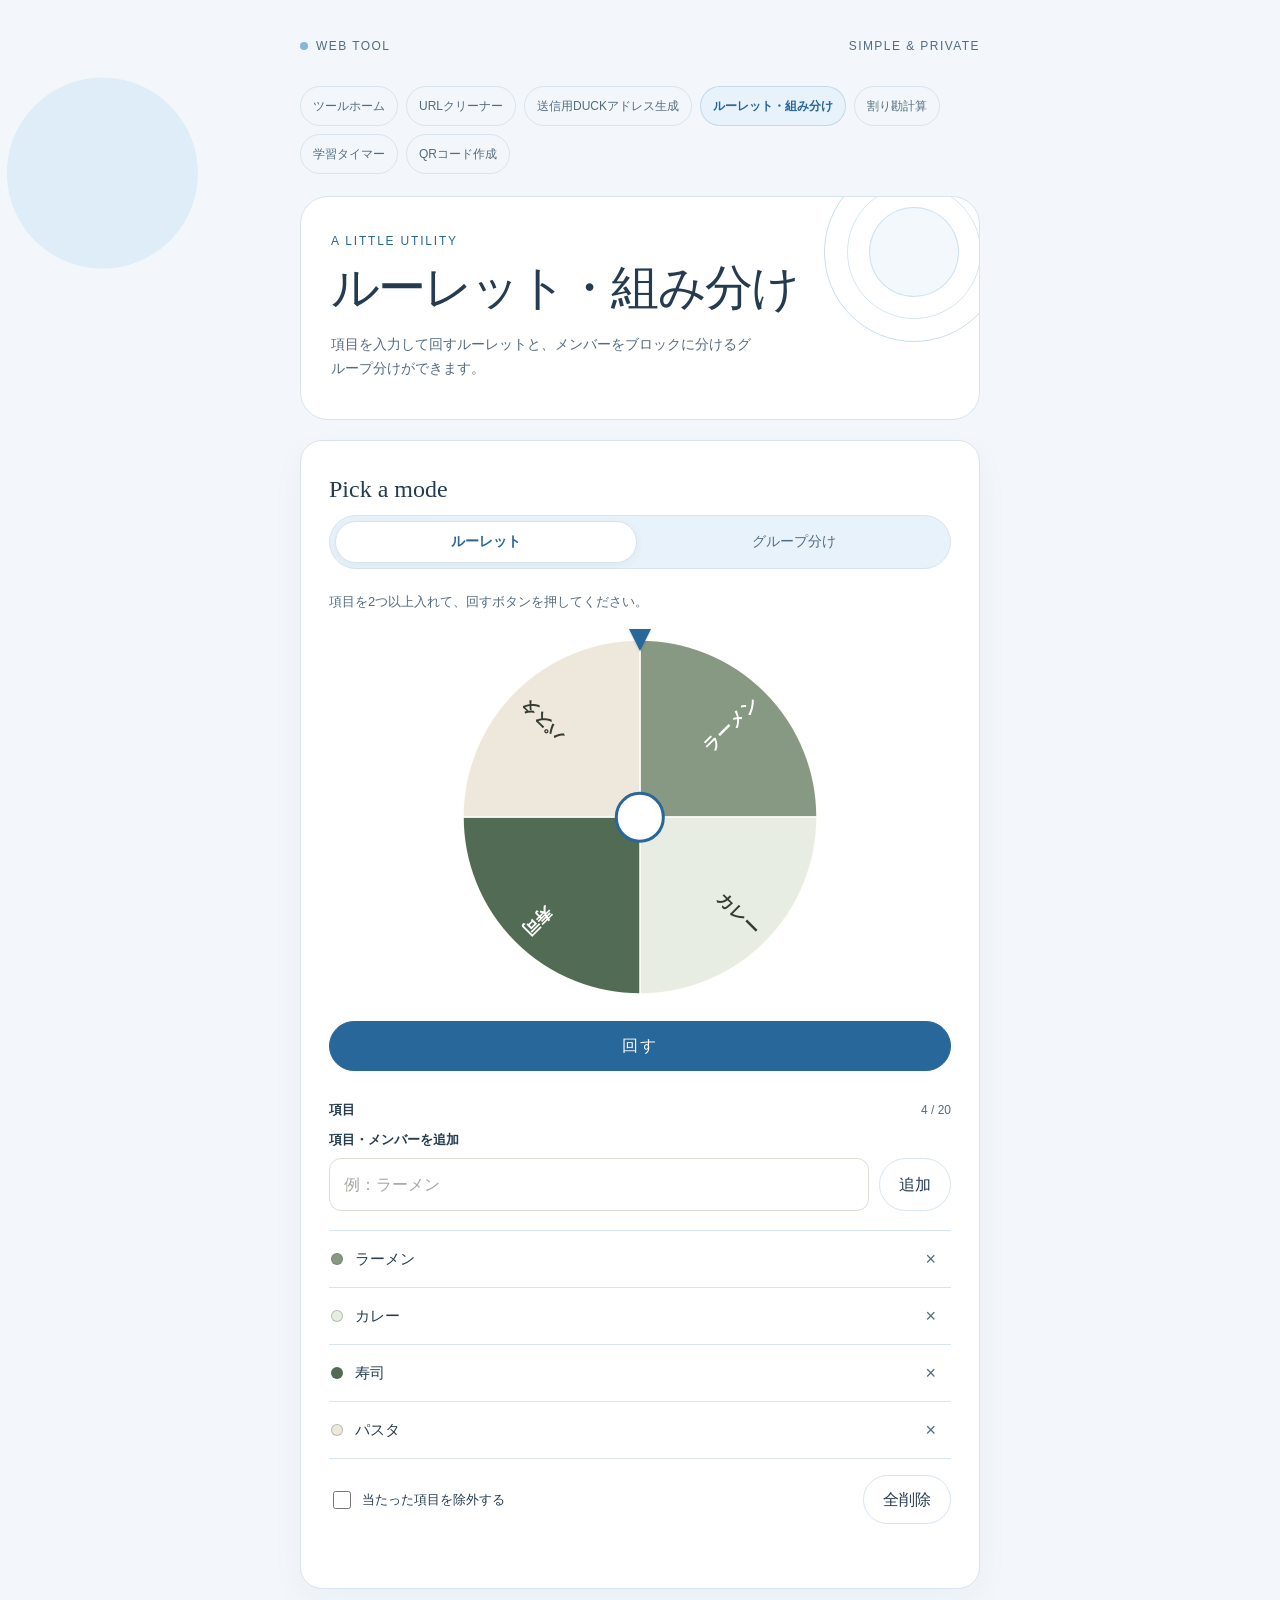
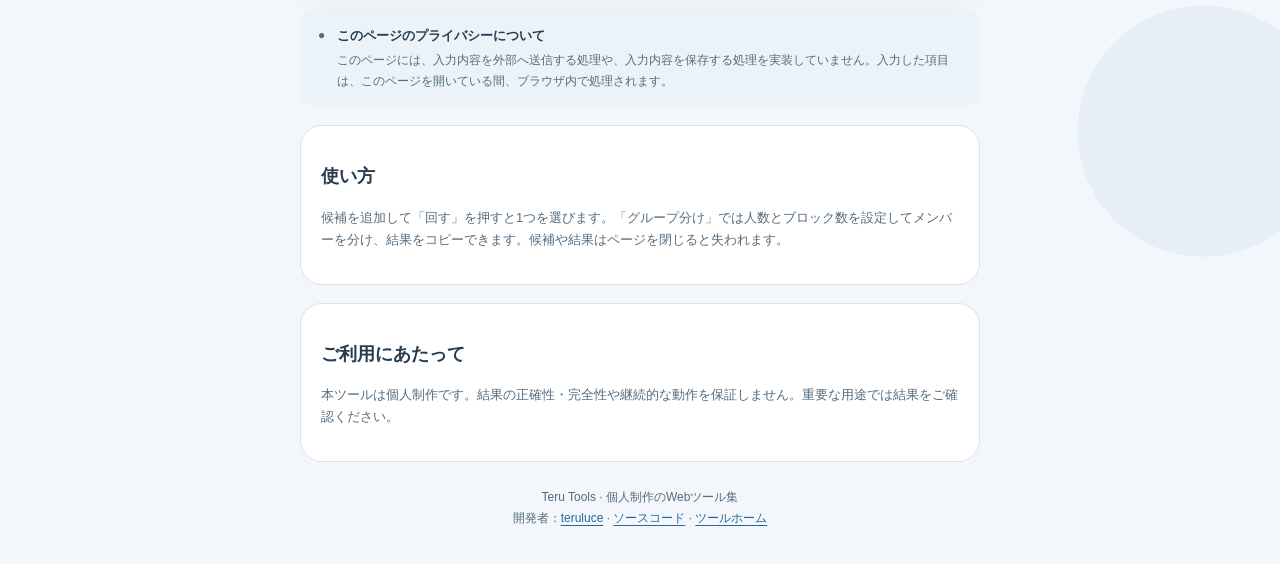
<file: roulette/index.html>
<!DOCTYPE html>
<html lang="ja">
<head>
  <meta charset="UTF-8">
  <meta name="viewport" content="width=device-width, initial-scale=1">
  <meta name="referrer" content="no-referrer">
  <meta http-equiv="Content-Security-Policy"
        content="default-src 'none'; script-src 'unsafe-inline'; style-src 'self' 'unsafe-inline'; connect-src 'none'; img-src 'self' blob:; font-src 'none'; object-src 'none'; base-uri 'none'; form-action 'none'">
  
  
  

  <style>
    :root {
      --bg: #f3f7fb;
      --paper: #ffffff;
      --ink: #253c50;
      --muted: #536b7e;
      --green: #85b7d8;
      --green-dark: #286799;
      --line: #d8e4ee;
      --soft: #e8f2fa;
      --error: #a34840;
      --radius: 22px;
    }

    * {
      box-sizing: border-box;
    }

    body {
      margin: 0;
      min-height: 100vh;
      padding: 36px 18px;
      color: var(--ink);
      background:
        radial-gradient(circle at 8% 8%, #deedf7 0, #deedf7 95px, transparent 96px),
        radial-gradient(circle at 94% 80%, #e6eef8 0, #e6eef8 125px, transparent 126px),
        var(--bg);
      font-family: -apple-system, BlinkMacSystemFont, "Hiragino Kaku Gothic ProN",
        "Yu Gothic", Meiryo, sans-serif;
      line-height: 1.7;
    }

    button, input {
      font: inherit;
    }

    .page {
      width: 100%;
      max-width: 680px;
      margin: 0 auto;
    }

    .topline {
      display: flex;
      align-items: center;
      justify-content: space-between;
      gap: 12px;
      margin-bottom: 30px;
      color: var(--muted);
      font-size: 12px;
      letter-spacing: .12em;
      text-transform: uppercase;
    }

    .dot {
      display: inline-block;
      width: 8px;
      height: 8px;
      margin-right: 8px;
      border-radius: 50%;
      background: var(--green);
    }

    header {
      position: relative;
      overflow: hidden;
      padding: 34px 30px 38px;
      border: 1px solid rgba(83, 107, 126, .15);
      border-radius: 28px;
      background: rgba(255, 255, 255, .78);
    }

    .eyebrow {
      margin: 0 0 8px;
      color: var(--green-dark);
      font-size: 12px;
      letter-spacing: .15em;
      text-transform: uppercase;
    }

    h1 {
      position: relative;
      z-index: 1;
      margin: 0;
      font-family: Georgia, "Times New Roman", serif;
      font-size: clamp(34px, 7vw, 48px);
      font-weight: 400;
      letter-spacing: -.04em;
      line-height: 1.15;
    }

    .intro {
      position: relative;
      z-index: 1;
      max-width: 420px;
      margin: 18px 0 0;
      color: var(--muted);
      font-size: 14px;
    }

    .decoration {
      position: absolute;
      top: -35px;
      right: -25px;
      width: 180px;
      height: 180px;
      border: 1px solid rgba(133, 183, 216, .45);
      border-radius: 50%;
    }

    .decoration::before,
    .decoration::after {
      position: absolute;
      content: "";
      border: 1px solid rgba(133, 183, 216, .35);
      border-radius: 50%;
    }

    .decoration::before {
      inset: 22px;
    }

    .decoration::after {
      inset: 44px;
      background: rgba(232, 242, 250, .5);
    }

    main {
      margin-top: 20px;
      padding: 28px;
      border: 1px solid var(--line);
      border-radius: var(--radius);
      background: var(--paper);
      box-shadow: 0 12px 35px rgba(37, 60, 80, .04);
    }

    .section-title {
      margin: 0 0 6px;
      font-family: Georgia, "Times New Roman", serif;
      font-size: 24px;
      font-weight: 400;
    }

    .section-description {
      margin: 0 0 24px;
      color: var(--muted);
      font-size: 13px;
    }

    /* ルーレット本体 */
    .wheel-wrap {
      position: relative;
      width: min(100%, 360px);
      aspect-ratio: 1;
      margin: 8px auto 24px;
    }

    canvas {
      display: block;
      width: 100%;
      height: 100%;
    }

    .pointer {
      position: absolute;
      top: -8px;
      left: 50%;
      z-index: 2;
      width: 0;
      height: 0;
      transform: translateX(-50%);
      border-left: 11px solid transparent;
      border-right: 11px solid transparent;
      border-top: 22px solid var(--green-dark);
      filter: drop-shadow(0 1px 1px rgba(0, 0, 0, .18));
    }

    .hub {
      position: absolute;
      top: 50%;
      left: 50%;
      width: 14%;
      aspect-ratio: 1;
      transform: translate(-50%, -50%);
      border: 3px solid var(--green-dark);
      border-radius: 50%;
      background: var(--paper);
    }

    .field {
      margin-bottom: 19px;
    }

    label {
      display: block;
      margin-bottom: 7px;
      font-size: 13px;
      font-weight: 600;
    }

    input[type="text"] {
      display: block;
      width: 100%;
      min-height: 49px;
      padding: 12px 14px;
      border: 1px solid #dcded4;
      border-radius: 12px;
      outline: none;
      background: #fff;
      color: var(--ink);
      transition: border-color .15s, box-shadow .15s;
    }

    input[type="text"]:focus {
      border-color: var(--green);
      box-shadow: 0 0 0 3px rgba(133, 183, 216, .16);
    }

    input[type="text"]::placeholder {
      color: #a5a79e;
    }

    .add-row {
      display: flex;
      gap: 10px;
    }

    .add-row input {
      flex: 1;
      min-width: 0;
    }

    button {
      min-height: 46px;
      padding: 10px 19px;
      border: 1px solid transparent;
      border-radius: 999px;
      cursor: pointer;
      transition: transform .15s, background .15s, opacity .15s;
    }

    button:active {
      transform: scale(.98);
    }

    button:disabled {
      opacity: .5;
      cursor: not-allowed;
    }

    button:focus-visible {
      outline: 3px solid rgba(40, 103, 153, .3);
      outline-offset: 3px;
    }

    .primary {
      background: var(--green-dark);
      color: white;
    }

    .primary:hover:not(:disabled) {
      background: #405943;
    }

    .secondary {
      border-color: var(--line);
      background: transparent;
      color: var(--ink);
    }

    .secondary:hover:not(:disabled) {
      background: #edf4fa;
    }

    #spin-button {
      display: block;
      width: 100%;
      letter-spacing: .12em;
    }

    .result {
      margin-top: 22px;
      padding: 20px;
      border: 1px solid #dce4d6;
      border-radius: 16px;
      background: #f4f6f0;
      text-align: center;
    }

    .result[hidden] {
      display: none;
    }

    .result-label {
      margin: 0 0 8px;
      color: var(--green-dark);
      font-size: 12px;
      font-weight: 700;
      letter-spacing: .08em;
    }

    .result-value {
      overflow-wrap: anywhere;
      margin: 0;
      font-family: Georgia, "Times New Roman", serif;
      font-size: 26px;
      line-height: 1.4;
    }

    .list-head {
      display: flex;
      align-items: baseline;
      justify-content: space-between;
      margin: 28px 0 8px;
      font-size: 13px;
      font-weight: 600;
    }

    .count {
      color: var(--muted);
      font-size: 12px;
      font-weight: 400;
    }

    ul {
      margin: 0;
      padding: 0;
      list-style: none;
    }

    li {
      display: flex;
      align-items: center;
      gap: 12px;
      padding: 10px 2px;
      border-bottom: 1px solid var(--line);
    }

    li:first-child {
      border-top: 1px solid var(--line);
    }

    li.empty {
      color: var(--muted);
      font-size: 13px;
    }

    .swatch {
      flex: none;
      width: 12px;
      height: 12px;
      border-radius: 50%;
    }

    .item-name {
      flex: 1;
      overflow-wrap: anywhere;
      font-size: 15px;
    }

    .remove {
      min-height: 36px;
      padding: 2px 12px;
      background: none;
      color: var(--muted);
      font-size: 18px;
      line-height: 1;
    }

    .remove:hover:not(:disabled) {
      color: var(--error);
    }

    .options {
      display: flex;
      flex-wrap: wrap;
      align-items: center;
      justify-content: space-between;
      gap: 10px;
      margin-top: 16px;
    }

    .check {
      display: inline-flex;
      align-items: center;
      gap: 8px;
      margin: 0;
      font-weight: 400;
      cursor: pointer;
    }

    .check input {
      width: 18px;
      height: 18px;
      accent-color: var(--green-dark);
    }

    .status {
      min-height: 24px;
      margin: 12px 0 0;
      color: var(--muted);
      font-size: 13px;
    }

    .status.error {
      color: var(--error);
    }

    .privacy {
      display: flex;
      gap: 12px;
      margin-top: 20px;
      padding: 16px 18px;
      border-radius: 15px;
      background: rgba(232, 242, 250, .68);
      color: #536b7e;
      font-size: 12px;
    }

    .privacy strong {
      display: block;
      margin-bottom: 3px;
      color: var(--ink);
      font-size: 13px;
    }

    footer {
      padding: 25px 8px 0;
      color: var(--muted);
      font-size: 11px;
      text-align: center;
    }

    @media (max-width: 480px) {
      body {
        padding: 22px 13px;
      }

      header {
        padding: 28px 22px 30px;
      }

      main {
        padding: 22px 18px;
      }

      .decoration {
        top: -50px;
        right: -70px;
      }
    }

    [hidden] {
      display: none !important;
    }

    /* ツール間ナビ */
    .toolnav {
      display: flex;
      flex-wrap: wrap;
      gap: 8px;
      margin: -12px 0 22px;
    }

    .toolnav a {
      display: inline-flex;
      align-items: center;
      min-height: 36px;
      padding: 4px 14px;
      border: 1px solid var(--line);
      border-radius: 999px;
      color: var(--muted);
      font-size: 13px;
      text-decoration: none;
      transition: background .15s;
    }

    .toolnav a:hover {
      background: #edf4fa;
    }

    .toolnav a:focus-visible {
      outline: 3px solid rgba(40, 103, 153, .3);
      outline-offset: 2px;
    }

    .toolnav a[aria-current="page"] {
      border-color: rgba(133, 183, 216, .4);
      background: var(--soft);
      color: var(--green-dark);
      font-weight: 600;
    }

    /* モード切り替えタブ */
    .tabs {
      display: flex;
      gap: 6px;
      margin: 0 0 22px;
      padding: 5px;
      border: 1px solid var(--line);
      border-radius: 999px;
      background: var(--soft);
    }

    .tab {
      flex: 1;
      min-height: 42px;
      padding: 8px 12px;
      background: transparent;
      color: var(--muted);
      font-size: 14px;
    }

    .tab.active {
      border-color: var(--line);
      background: var(--paper);
      color: var(--green-dark);
      font-weight: 600;
      box-shadow: 0 2px 8px rgba(37, 60, 80, .06);
    }

    /* グループ分け */
    .group-settings {
      display: flex;
      gap: 14px;
    }

    .group-settings .field {
      flex: 1;
      min-width: 0;
      margin-bottom: 12px;
    }

    .num-row {
      display: flex;
      align-items: center;
      gap: 8px;
    }

    .num {
      display: block;
      width: 100%;
      min-width: 0;
      min-height: 49px;
      padding: 12px 14px;
      border: 1px solid #dcded4;
      border-radius: 12px;
      outline: none;
      background: #fff;
      color: var(--ink);
      transition: border-color .15s, box-shadow .15s;
    }

    .num:focus {
      border-color: var(--green);
      box-shadow: 0 0 0 3px rgba(133, 183, 216, .16);
    }

    .unit {
      flex: none;
      color: var(--muted);
      font-size: 13px;
    }

    .group-summary {
      margin: 0 0 16px;
      color: var(--muted);
      font-size: 12px;
    }

    #group-button {
      display: block;
      width: 100%;
      letter-spacing: .08em;
    }

    .group-result {
      margin-top: 22px;
      padding: 20px;
      border: 1px solid #dce4d6;
      border-radius: 16px;
      background: #f4f6f0;
    }

    .group-grid {
      display: grid;
      grid-template-columns: repeat(auto-fill, minmax(120px, 1fr));
      gap: 10px;
      margin: 0 0 16px;
    }

    .group-card {
      padding: 12px 14px;
      border: 1px solid #dce4d6;
      border-radius: 14px;
      background: var(--paper);
      animation: pop .35s ease both;
    }

    .group-card.rest {
      border-style: dashed;
      background: transparent;
    }

    .group-title {
      display: flex;
      align-items: baseline;
      justify-content: space-between;
      gap: 8px;
      margin: 0 0 6px;
      color: var(--green-dark);
      font-family: Georgia, "Times New Roman", serif;
      font-size: 16px;
    }

    .group-title small {
      color: var(--muted);
      font-family: -apple-system, BlinkMacSystemFont, "Hiragino Kaku Gothic ProN", "Yu Gothic", sans-serif;
      font-size: 11px;
    }

    .group-card ul {
      margin: 0;
      padding: 0;
    }

    .group-card li,
    .group-card li:first-child {
      padding: 3px 0;
      border: 0;
      overflow-wrap: anywhere;
      font-size: 15px;
    }

    .group-card li.none {
      color: var(--muted);
    }

    #copy-button {
      width: 100%;
    }

    @keyframes pop {
      from { opacity: 0; transform: translateY(6px); }
      to { opacity: 1; transform: none; }
    }

    @media (prefers-reduced-motion: reduce) {
      button, input { transition: none; }
      .group-card { animation: none; }
    }
  </style>
<title>ルーレット・組み分け｜Teru Tools</title>
<meta name="description" content="候補からランダムに選ぶ・グループに分ける。ブラウザで使える無料のWebツールです。">
<meta name="robots" content="index,follow">
<meta name="theme-color" content="#f3f7fb">
<link rel="canonical" href="https://teruluce.github.io/teru-tools/roulette/">
<link rel="icon" href="../favicon.svg" type="image/svg+xml">
<meta property="og:type" content="website">
<meta property="og:site_name" content="Teru Tools">
<meta property="og:title" content="ルーレット・組み分け｜Teru Tools">
<meta property="og:description" content="候補からランダムに選ぶ・グループに分ける。ブラウザで使える無料のWebツールです。">
<meta property="og:url" content="https://teruluce.github.io/teru-tools/roulette/">
<meta property="og:locale" content="ja_JP">
<meta name="twitter:card" content="summary">
<meta name="twitter:title" content="ルーレット・組み分け｜Teru Tools">
<meta name="twitter:description" content="候補からランダムに選ぶ・グループに分ける。ブラウザで使える無料のWebツールです。">
<link rel="stylesheet" href="../site.css">
</head>

<body>
  <div class="page">
    <div class="topline">
      <span><span class="dot"></span>Web tool</span>
      <span>Simple &amp; private</span>
    </div>

    

    <nav class="toolnav" aria-label="ツールナビゲーション"><a href="../">ツールホーム</a><a href="../url-cleaner/">URLクリーナー</a><a href="../duckmail/">送信用DUCKアドレス生成</a><a href="../roulette/" aria-current="page">ルーレット・組み分け</a><a href="../split/">割り勘計算</a><a href="../timer/">学習タイマー</a><a href="../qr/">QRコード作成</a></nav><header>
      <div class="decoration" aria-hidden="true"></div>
      <p class="eyebrow">A little utility</p>
      <h1>ルーレット・組み分け</h1>
      <p class="intro">
        項目を入力して回すルーレットと、メンバーをブロックに分けるグループ分けができます。
      </p>
    </header>

    <main>
      <h2 class="section-title">Pick a mode</h2>

      <div class="tabs" role="tablist" aria-label="モード">
        <button class="tab active" type="button" role="tab" data-mode="roulette" aria-selected="true">ルーレット</button>
        <button class="tab" type="button" role="tab" data-mode="group" aria-selected="false">グループ分け</button>
      </div>

      <p id="mode-description" class="section-description">
        項目を2つ以上入れて、回すボタンを押してください。
      </p>

      <div id="roulette-panel">
      <div class="wheel-wrap">
        <div class="pointer" aria-hidden="true"></div>
        <canvas id="wheel" width="720" height="720" role="img" aria-label="ルーレット"></canvas>
        <div class="hub" aria-hidden="true"></div>
      </div>

      <button id="spin-button" class="primary" type="button">回す</button>

      <section id="result" class="result" aria-live="polite" hidden>
        <p class="result-label">RESULT</p>
        <p id="result-value" class="result-value"></p>
      </section>
      </div>

      <div id="group-panel" hidden>
        <div class="group-settings">
          <div class="field">
            <label for="size-input">1ブロックの人数</label>
            <div class="num-row">
              <input id="size-input" class="num" type="number" inputmode="numeric" min="1" max="20" value="2">
              <span class="unit">人ずつ</span>
            </div>
          </div>
          <div class="field">
            <label for="blocks-input">ブロック数</label>
            <div class="num-row">
              <input id="blocks-input" class="num" type="number" inputmode="numeric" min="1" max="10" value="3">
              <span class="unit">ブロック</span>
            </div>
          </div>
        </div>
        <p id="group-summary" class="group-summary"></p>

        <button id="group-button" class="primary" type="button">グループを分ける</button>

        <section id="group-result" class="group-result" aria-live="polite" hidden>
          <p class="result-label">RESULT</p>
          <div id="group-grid" class="group-grid"></div>
          <button id="copy-button" class="secondary" type="button">結果をコピー</button>
        </section>
      </div>

      <form id="add-form" novalidate>
        <div class="list-head">
          <span id="list-label">項目</span>
          <span id="count" class="count"></span>
        </div>

        <div class="field">
          <label for="item-input">項目・メンバーを追加</label>
          <div class="add-row">
            <input
              id="item-input"
              type="text"
              maxlength="30"
              autocomplete="off"
              autocapitalize="none"
              spellcheck="false"
              placeholder="例：ラーメン"
            >
            <button class="secondary" type="submit">追加</button>
          </div>
        </div>
      </form>

      <ul id="list"></ul>

      <div class="options">
        <label class="check" id="remove-wrap">
          <input id="remove-after" type="checkbox">
          当たった項目を除外する
        </label>
        <button id="clear-button" class="secondary" type="button">全削除</button>
      </div>

      <p id="status" class="status" role="status" aria-live="polite"></p>
    </main>

    <aside class="privacy">
      <span aria-hidden="true">●</span>
      <div>
        <strong>このページのプライバシーについて</strong>
        このページには、入力内容を外部へ送信する処理や、入力内容を保存する処理を実装していません。入力した項目は、このページを開いている間、ブラウザ内で処理されます。
      </div>
    </aside>

    <section class="guide"><h2>使い方</h2><p>候補を追加して「回す」を押すと1つを選びます。「グループ分け」では人数とブロック数を設定してメンバーを分け、結果をコピーできます。候補や結果はページを閉じると失われます。</p></section><aside class="notice"><h2>ご利用にあたって</h2><p>本ツールは個人制作です。結果の正確性・完全性や継続的な動作を保証しません。重要な用途では結果をご確認ください。</p></aside><footer>Teru Tools · 個人制作のWebツール集<div>開発者：<a href="https://github.com/teruluce">teruluce</a> · <a href="https://github.com/teruluce/teru-tools/tree/main/roulette">ソースコード</a> · <a href="../">ツールホーム</a></div></footer>
  </div>

  <script>
    "use strict";

    const MAX_ITEMS = 20;
    const COLORS = [
      { bg: "#879982", dark: true },
      { bg: "#e8ede3", dark: false },
      { bg: "#526b54", dark: true },
      { bg: "#eee8dc", dark: false },
      { bg: "#a9b8a1", dark: false },
      { bg: "#c9bfa5", dark: false },
      { bg: "#6f8670", dark: true },
      { bg: "#dde4d5", dark: false }
    ];

    let items = ["ラーメン", "カレー", "寿司", "パスタ"];
    let angle = 0;
    let spinning = false;

    const canvas = document.getElementById("wheel");
    const ctx = canvas.getContext("2d");
    const listEl = document.getElementById("list");
    const countEl = document.getElementById("count");
    const spinButton = document.getElementById("spin-button");
    const clearButton = document.getElementById("clear-button");
    const form = document.getElementById("add-form");
    const input = document.getElementById("item-input");
    const removeAfter = document.getElementById("remove-after");
    const resultSection = document.getElementById("result");
    const resultValue = document.getElementById("result-value");
    const statusEl = document.getElementById("status");

    function showStatus(message, isError = false) {
      statusEl.textContent = message;
      statusEl.classList.toggle("error", isError);
    }

    function colorAt(i, n) {
      // 項目数が奇数のとき、最初と最後が同じ色にならないようにする
      if (n > 1 && n % COLORS.length === 1 && i === n - 1) {
        return COLORS[(i + 1) % COLORS.length];
      }
      return COLORS[i % COLORS.length];
    }

    function drawWheel() {
      const size = canvas.width;
      const c = size / 2;
      const r = c - 6;
      const n = items.length;

      ctx.clearRect(0, 0, size, size);

      if (n === 0) {
        ctx.beginPath();
        ctx.arc(c, c, r, 0, Math.PI * 2);
        ctx.fillStyle = "#e8ede3";
        ctx.fill();
        ctx.fillStyle = "#73796f";
        ctx.font = "30px sans-serif";
        ctx.textAlign = "center";
        ctx.textBaseline = "middle";
        ctx.fillText("項目を追加してください", c, c);
        return;
      }

      const step = (Math.PI * 2) / n;

      for (let i = 0; i < n; i++) {
        const a0 = angle + i * step - Math.PI / 2;
        const a1 = a0 + step;
        const color = colorAt(i, n);

        ctx.beginPath();
        ctx.moveTo(c, c);
        ctx.arc(c, c, r, a0, a1);
        ctx.closePath();
        ctx.fillStyle = color.bg;
        ctx.fill();
        ctx.strokeStyle = "#fffefa";
        ctx.lineWidth = 3;
        ctx.stroke();

        ctx.save();
        ctx.translate(c, c);
        ctx.rotate(a0 + step / 2);
        ctx.fillStyle = color.dark ? "#ffffff" : "#333b33";
        ctx.textAlign = "right";
        ctx.textBaseline = "middle";
        const fontSize = Math.max(18, Math.min(34, Math.floor(r * step * 0.32)));
        ctx.font = "600 " + fontSize + "px -apple-system, 'Hiragino Kaku Gothic ProN', 'Yu Gothic', sans-serif";
        let text = items[i];
        if (text.length > 9) {
          text = text.slice(0, 8) + "…";
        }
        ctx.fillText(text, r - 26, 0);
        ctx.restore();
      }
    }

    function renderList() {
      listEl.innerHTML = "";

      if (items.length === 0) {
        const li = document.createElement("li");
        li.className = "empty";
        li.textContent = "項目がありません";
        listEl.appendChild(li);
      }

      items.forEach(function (text, i) {
        const li = document.createElement("li");

        const swatch = document.createElement("span");
        swatch.className = "swatch";
        swatch.style.background = colorAt(i, items.length).bg;
        swatch.style.border = "1px solid rgba(82, 107, 84, .35)";

        const name = document.createElement("span");
        name.className = "item-name";
        name.textContent = text;

        const remove = document.createElement("button");
        remove.type = "button";
        remove.className = "remove";
        remove.textContent = "×";
        remove.setAttribute("aria-label", text + " を削除");
        remove.disabled = spinning;
        remove.addEventListener("click", function () {
          if (spinning) return;
          items.splice(i, 1);
          showStatus("");
          refresh();
        });

        li.appendChild(swatch);
        li.appendChild(name);
        li.appendChild(remove);
        listEl.appendChild(li);
      });

      countEl.textContent = items.length + " / " + MAX_ITEMS;
    }

    function refresh() {
      renderList();
      drawWheel();
      spinButton.disabled = spinning || items.length < 2;
      clearButton.disabled = spinning || items.length === 0;
      groupButton.disabled = items.length < 2;
      updateGroupSummary();
    }

    form.addEventListener("submit", function (event) {
      event.preventDefault();
      if (spinning) return;

      const value = input.value.trim();
      if (!value) {
        showStatus("項目を入力してください。", true);
        return;
      }
      if (items.length >= MAX_ITEMS) {
        showStatus("項目は最大" + MAX_ITEMS + "個までです。", true);
        return;
      }

      items.push(value);
      input.value = "";
      input.focus();
      showStatus("");
      refresh();
    });

    clearButton.addEventListener("click", function () {
      if (spinning || items.length === 0) return;
      if (window.confirm("すべての項目を削除しますか？")) {
        items = [];
        resultSection.hidden = true;
        showStatus("");
        refresh();
      }
    });

    function easeOut(x) {
      return 1 - Math.pow(1 - x, 4);
    }

    spinButton.addEventListener("click", function () {
      if (spinning || items.length < 2) return;

      spinning = true;
      resultSection.hidden = true;
      showStatus("");
      refresh();

      const n = items.length;
      const step = (Math.PI * 2) / n;
      const winner = Math.floor(Math.random() * n);

      // ポインタは真上。当選項目の中心が真上に来る角度（少しだけずらして自然に止める）
      const jitter = (Math.random() - 0.5) * step * 0.7;
      const target = -(winner * step + step / 2) + jitter;
      const from = angle % (Math.PI * 2);
      const turns = 5 + Math.floor(Math.random() * 3);
      let end = target - Math.PI * 2 * turns;
      while (end > from) {
        end -= Math.PI * 2;
      }

      const reduce = window.matchMedia("(prefers-reduced-motion: reduce)").matches;
      const duration = reduce ? 600 : 4200;
      let startTime = null;

      function frame(ts) {
        if (startTime === null) startTime = ts;
        const p = Math.min(1, (ts - startTime) / duration);
        angle = from + (end - from) * easeOut(p);
        drawWheel();

        if (p < 1) {
          requestAnimationFrame(frame);
          return;
        }

        angle = end % (Math.PI * 2);
        const picked = items[winner];
        resultValue.textContent = picked;
        resultSection.hidden = false;
        spinning = false;

        if (removeAfter.checked) {
          items.splice(winner, 1);
          showStatus("「" + picked + "」を項目から除外しました。");
        }
        refresh();
      }

      requestAnimationFrame(frame);
    });

    // ===== モード切り替え・グループ分け =====
    const tabButtons = document.querySelectorAll(".tab");
    const roulettePanel = document.getElementById("roulette-panel");
    const groupPanel = document.getElementById("group-panel");
    const modeDescription = document.getElementById("mode-description");
    const listLabel = document.getElementById("list-label");
    const removeWrap = document.getElementById("remove-wrap");
    const sizeInput = document.getElementById("size-input");
    const blocksInput = document.getElementById("blocks-input");
    const groupSummary = document.getElementById("group-summary");
    const groupButton = document.getElementById("group-button");
    const groupResult = document.getElementById("group-result");
    const groupGrid = document.getElementById("group-grid");
    const copyButton = document.getElementById("copy-button");

    const DESCRIPTIONS = {
      roulette: "項目を2つ以上入れて、回すボタンを押してください。",
      group: "メンバーを2人以上入れて、1ブロックの人数とブロック数を決めてください。"
    };

    let lastGroupText = "";

    function setMode(next) {
      if (spinning) return;

      tabButtons.forEach(function (button) {
        const on = button.dataset.mode === next;
        button.classList.toggle("active", on);
        button.setAttribute("aria-selected", String(on));
      });

      roulettePanel.hidden = next !== "roulette";
      groupPanel.hidden = next !== "group";
      removeWrap.hidden = next !== "roulette";
      modeDescription.textContent = DESCRIPTIONS[next];
      listLabel.textContent = next === "group" ? "メンバー" : "項目";
      showStatus("");
    }

    tabButtons.forEach(function (button) {
      button.addEventListener("click", function () {
        setMode(button.dataset.mode);
      });
    });

    function readNumber(el, min, max) {
      const value = parseInt(el.value, 10);
      if (Number.isNaN(value)) return null;
      return Math.min(max, Math.max(min, value));
    }

    function updateGroupSummary() {
      const size = readNumber(sizeInput, 1, 20);
      const blocks = readNumber(blocksInput, 1, 10);

      if (size === null || blocks === null) {
        groupSummary.textContent = "人数とブロック数を入力してください。";
        return;
      }

      const capacity = size * blocks;
      const n = items.length;
      let text = n + "人 ／ " + size + "人ずつ × " + blocks + "ブロック（定員 " + capacity + "人）";

      if (n > capacity) {
        text += " → " + (n - capacity) + "人があまります";
      } else if (n < capacity) {
        text += " → 人数が足りないので、各ブロックの人数を均等に調整します";
      }
      groupSummary.textContent = text;
    }

    sizeInput.addEventListener("input", updateGroupSummary);
    blocksInput.addEventListener("input", updateGroupSummary);

    function randomInt(max) {
      if (window.crypto && window.crypto.getRandomValues) {
        const buf = new Uint32Array(1);
        window.crypto.getRandomValues(buf);
        return buf[0] % max;
      }
      return Math.floor(Math.random() * max);
    }

    function shuffle(list) {
      const a = list.slice();
      for (let i = a.length - 1; i > 0; i--) {
        const j = randomInt(i + 1);
        const tmp = a[i];
        a[i] = a[j];
        a[j] = tmp;
      }
      return a;
    }

    // 定員を超えた分は「あまり」、足りないときは各ブロックを均等に近づける
    function splitGroups(list, blocks, size) {
      const shuffled = shuffle(list);
      const capacity = blocks * size;
      let rest = [];

      if (shuffled.length > capacity) {
        rest = shuffled.slice(capacity);
        shuffled.length = capacity;
      }

      const base = Math.floor(shuffled.length / blocks);
      const extra = shuffled.length % blocks;
      const groups = [];
      let index = 0;

      for (let i = 0; i < blocks; i++) {
        const count = base + (i < extra ? 1 : 0);
        groups.push(shuffled.slice(index, index + count));
        index += count;
      }

      return { groups: groups, rest: rest };
    }

    function makeCard(title, members, order, isRest) {
      const card = document.createElement("div");
      card.className = "group-card" + (isRest ? " rest" : "");
      card.style.animationDelay = (order * 60) + "ms";

      const head = document.createElement("p");
      head.className = "group-title";
      const name = document.createElement("span");
      name.textContent = title;
      const count = document.createElement("small");
      count.textContent = members.length + "人";
      head.appendChild(name);
      head.appendChild(count);

      const ul = document.createElement("ul");
      if (members.length === 0) {
        const li = document.createElement("li");
        li.className = "none";
        li.textContent = "—";
        ul.appendChild(li);
      }
      members.forEach(function (member) {
        const li = document.createElement("li");
        li.textContent = member;
        ul.appendChild(li);
      });

      card.appendChild(head);
      card.appendChild(ul);
      return card;
    }

    groupButton.addEventListener("click", function () {
      const size = readNumber(sizeInput, 1, 20);
      const blocks = readNumber(blocksInput, 1, 10);

      if (size === null || blocks === null) {
        showStatus("人数とブロック数を入力してください。", true);
        return;
      }
      if (items.length < 2) {
        showStatus("メンバーを2人以上入れてください。", true);
        return;
      }

      // 範囲外の入力は補正した値を画面にも反映する
      sizeInput.value = size;
      blocksInput.value = blocks;

      const result = splitGroups(items, blocks, size);
      const lines = [];
      groupGrid.innerHTML = "";

      result.groups.forEach(function (members, i) {
        const title = "ブロック" + (i + 1);
        groupGrid.appendChild(makeCard(title, members, i, false));
        lines.push(title + "：" + (members.length ? members.join("、") : "なし"));
      });

      if (result.rest.length > 0) {
        groupGrid.appendChild(makeCard("あまり", result.rest, result.groups.length, true));
        lines.push("あまり：" + result.rest.join("、"));
      }

      lastGroupText = lines.join("\n");
      groupResult.hidden = false;
      groupButton.textContent = "もう一度分ける";
      showStatus("");
    });

    copyButton.addEventListener("click", async function () {
      if (!lastGroupText) return;

      try {
        await navigator.clipboard.writeText(lastGroupText);
        showStatus("結果をコピーしました。");
      } catch (error) {
        showStatus("自動コピーできませんでした。結果を長押ししてコピーしてください。", true);
      }
    });

    refresh();
  </script>
</body>
</html>
</file>
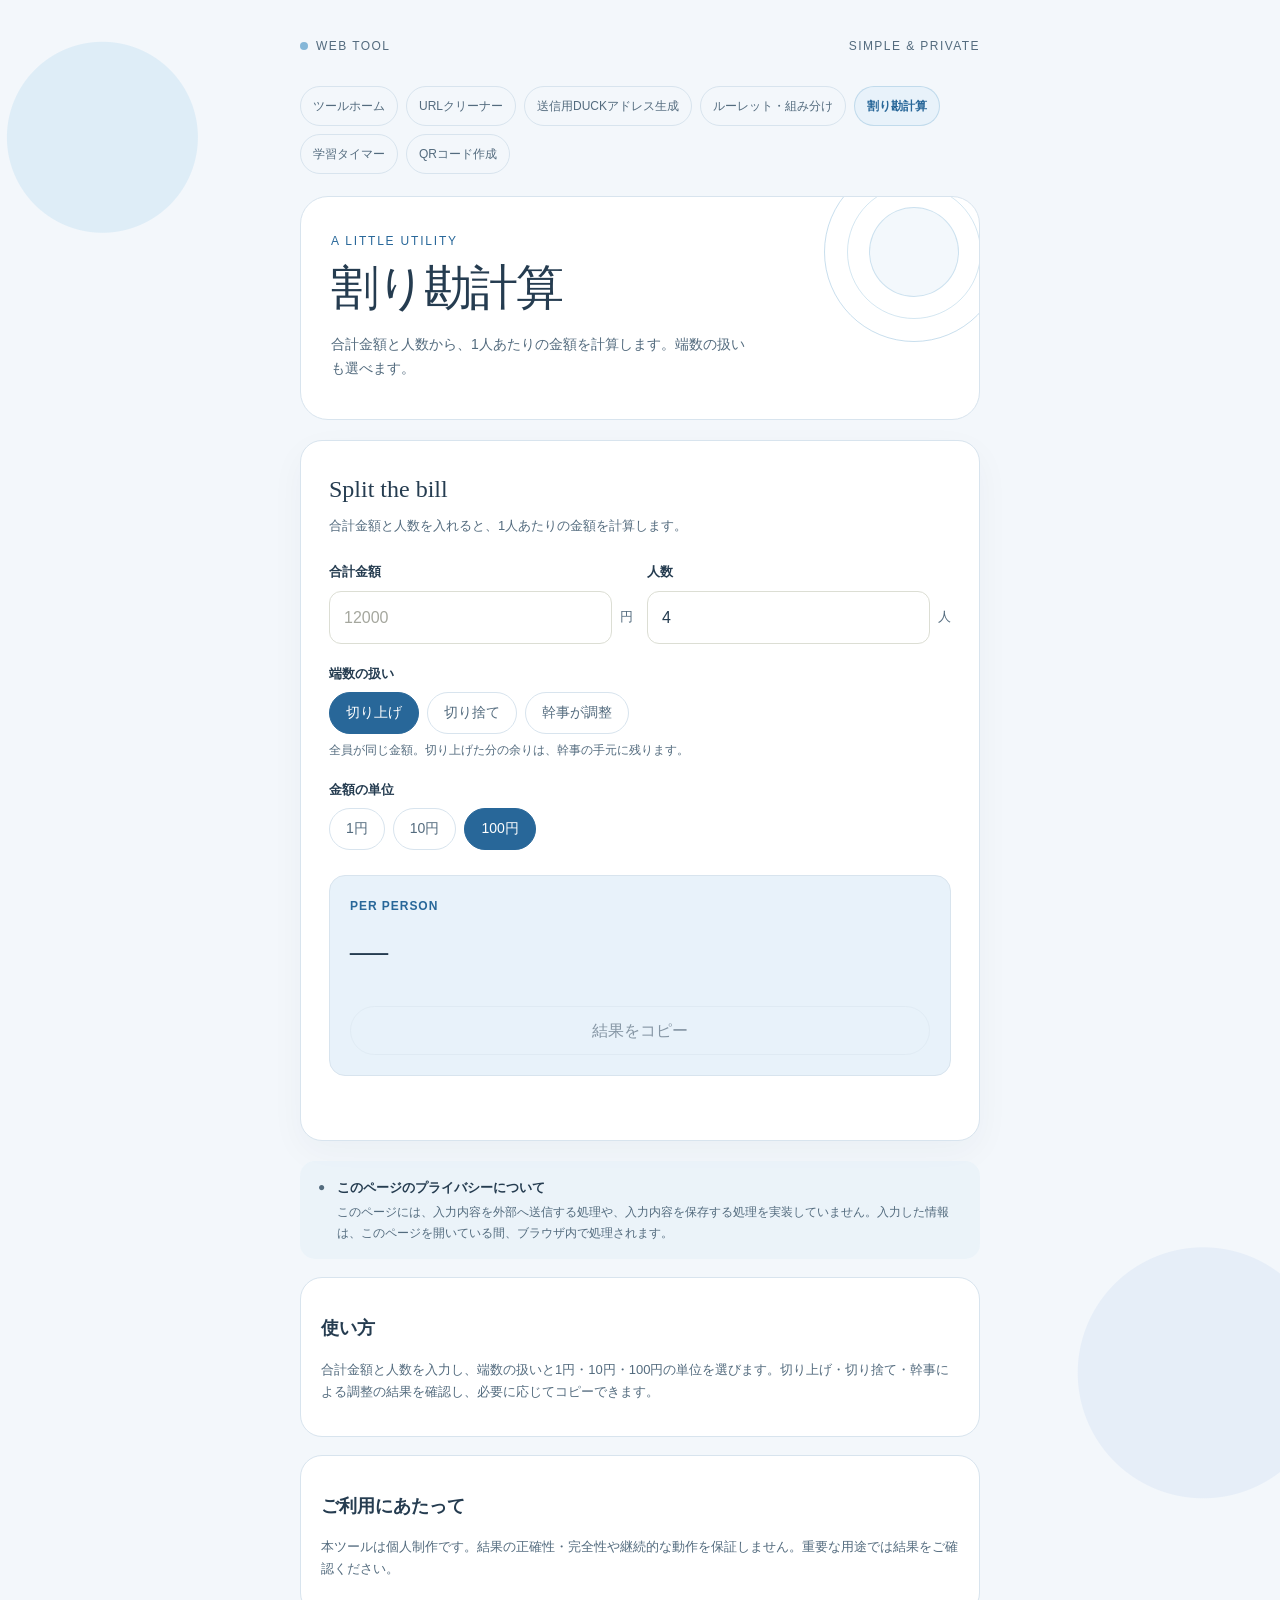
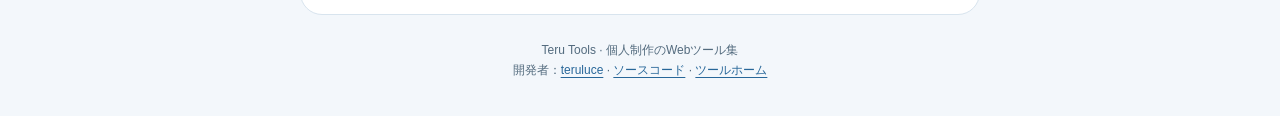
<file: split/index.html>
<!DOCTYPE html>
<html lang="ja">
<head>
  <meta charset="UTF-8">
  <meta name="viewport" content="width=device-width, initial-scale=1">
  <meta name="referrer" content="no-referrer">
  <meta http-equiv="Content-Security-Policy"
        content="default-src 'none'; script-src 'unsafe-inline'; style-src 'self' 'unsafe-inline'; connect-src 'none'; img-src 'self' blob:; font-src 'none'; object-src 'none'; base-uri 'none'; form-action 'none'">
  
  
  

  <style>
    :root {
      --bg: #f3f7fb;
      --paper: #ffffff;
      --ink: #253c50;
      --muted: #536b7e;
      --green: #85b7d8;
      --green-dark: #286799;
      --line: #d8e4ee;
      --soft: #e8f2fa;
      --error: #a34840;
      --radius: 22px;
    }

    * { box-sizing: border-box; }

    [hidden] { display: none !important; }

    body {
      margin: 0;
      min-height: 100vh;
      padding: 36px 18px;
      color: var(--ink);
      background:
        radial-gradient(circle at 8% 8%, #deedf7 0, #deedf7 95px, transparent 96px),
        radial-gradient(circle at 94% 80%, #e6eef8 0, #e6eef8 125px, transparent 126px),
        var(--bg);
      font-family: -apple-system, BlinkMacSystemFont, "Hiragino Kaku Gothic ProN",
        "Yu Gothic", Meiryo, sans-serif;
      line-height: 1.7;
    }

    button, input, textarea, select { font: inherit; }

    .page { width: 100%; max-width: 680px; margin: 0 auto; }

    .topline {
      display: flex;
      align-items: center;
      justify-content: space-between;
      gap: 12px;
      margin-bottom: 30px;
      color: var(--muted);
      font-size: 12px;
      letter-spacing: .12em;
      text-transform: uppercase;
    }

    .dot {
      display: inline-block;
      width: 8px;
      height: 8px;
      margin-right: 8px;
      border-radius: 50%;
      background: var(--green);
    }

    .toolnav {
      display: flex;
      flex-wrap: wrap;
      gap: 8px;
      margin: -12px 0 22px;
    }

    .toolnav a {
      display: inline-flex;
      align-items: center;
      min-height: 36px;
      padding: 4px 14px;
      border: 1px solid var(--line);
      border-radius: 999px;
      color: var(--muted);
      font-size: 13px;
      text-decoration: none;
      transition: background .15s;
    }

    .toolnav a:hover { background: #edf4fa; }

    .toolnav a:focus-visible {
      outline: 3px solid rgba(40, 103, 153, .3);
      outline-offset: 2px;
    }

    .toolnav a[aria-current="page"] {
      border-color: rgba(133, 183, 216, .4);
      background: var(--soft);
      color: var(--green-dark);
      font-weight: 600;
    }

    header {
      position: relative;
      overflow: hidden;
      padding: 34px 30px 38px;
      border: 1px solid rgba(83, 107, 126, .15);
      border-radius: 28px;
      background: rgba(255, 255, 255, .78);
    }

    .eyebrow {
      margin: 0 0 8px;
      color: var(--green-dark);
      font-size: 12px;
      letter-spacing: .15em;
      text-transform: uppercase;
    }

    h1 {
      position: relative;
      z-index: 1;
      margin: 0;
      font-family: Georgia, "Times New Roman", serif;
      font-size: clamp(34px, 7vw, 48px);
      font-weight: 400;
      letter-spacing: -.04em;
      line-height: 1.15;
    }

    .intro {
      position: relative;
      z-index: 1;
      max-width: 420px;
      margin: 18px 0 0;
      color: var(--muted);
      font-size: 14px;
    }

    .decoration {
      position: absolute;
      top: -35px;
      right: -25px;
      width: 180px;
      height: 180px;
      border: 1px solid rgba(133, 183, 216, .45);
      border-radius: 50%;
    }

    .decoration::before,
    .decoration::after {
      position: absolute;
      content: "";
      border: 1px solid rgba(133, 183, 216, .35);
      border-radius: 50%;
    }

    .decoration::before { inset: 22px; }

    .decoration::after {
      inset: 44px;
      background: rgba(232, 242, 250, .5);
    }

    main {
      margin-top: 20px;
      padding: 28px;
      border: 1px solid var(--line);
      border-radius: var(--radius);
      background: var(--paper);
      box-shadow: 0 12px 35px rgba(37, 60, 80, .04);
    }

    .section-title {
      margin: 0 0 6px;
      font-family: Georgia, "Times New Roman", serif;
      font-size: 24px;
      font-weight: 400;
    }

    .section-description {
      margin: 0 0 24px;
      color: var(--muted);
      font-size: 13px;
    }

    .field { margin-bottom: 19px; }

    label {
      display: block;
      margin-bottom: 7px;
      font-size: 13px;
      font-weight: 600;
    }

    input[type="text"], input[type="number"], textarea {
      display: block;
      width: 100%;
      min-height: 49px;
      padding: 12px 14px;
      border: 1px solid #dcded4;
      border-radius: 12px;
      outline: none;
      background: #fff;
      color: var(--ink);
      transition: border-color .15s, box-shadow .15s;
    }

    textarea { min-height: 104px; resize: vertical; line-height: 1.6; }

    input[type="text"]:focus, input[type="number"]:focus, textarea:focus {
      border-color: var(--green);
      box-shadow: 0 0 0 3px rgba(133, 183, 216, .16);
    }

    input::placeholder, textarea::placeholder { color: #a5a79e; }

    .hint { margin: 6px 0 0; color: var(--muted); font-size: 12px; }

    .num-row { display: flex; align-items: center; gap: 8px; }
    .unit { flex: none; color: var(--muted); font-size: 13px; }

    .seg { display: flex; flex-wrap: wrap; gap: 8px; }
    .seg label { display: inline-block; margin: 0; font-weight: 400; cursor: pointer; }
    .seg input {
      position: absolute;
      width: 1px;
      height: 1px;
      opacity: 0;
    }
    .seg span {
      display: inline-flex;
      align-items: center;
      min-height: 42px;
      padding: 6px 16px;
      border: 1px solid var(--line);
      border-radius: 999px;
      background: #fff;
      color: var(--muted);
      font-size: 14px;
      transition: background .15s, color .15s, border-color .15s;
    }
    .seg input:checked + span {
      border-color: var(--green-dark);
      background: var(--green-dark);
      color: #fff;
    }
    .seg input:focus-visible + span {
      outline: 3px solid rgba(40, 103, 153, .3);
      outline-offset: 2px;
    }

    .actions { display: flex; flex-wrap: wrap; gap: 10px; margin-top: 24px; }

    button {
      min-height: 46px;
      padding: 10px 19px;
      border: 1px solid transparent;
      border-radius: 999px;
      cursor: pointer;
      transition: transform .15s, background .15s, opacity .15s;
    }

    button:active { transform: scale(.98); }
    button:disabled { opacity: .5; cursor: not-allowed; }

    button:focus-visible {
      outline: 3px solid rgba(40, 103, 153, .3);
      outline-offset: 3px;
    }

    .primary { flex: 1; background: var(--green-dark); color: #fff; }
    .primary:hover:not(:disabled) { background: #405943; }

    .secondary { border-color: var(--line); background: transparent; color: var(--ink); }
    .secondary:hover:not(:disabled) { background: #edf4fa; }

    .result {
      margin-top: 25px;
      padding: 20px;
      border: 1px solid #dce4d6;
      border-radius: 16px;
      background: #f4f6f0;
    }

    .result-label {
      margin: 0 0 10px;
      color: var(--green-dark);
      font-size: 12px;
      font-weight: 700;
      letter-spacing: .08em;
    }

    .check {
      display: inline-flex;
      align-items: center;
      gap: 8px;
      margin: 0 0 10px;
      font-weight: 400;
      cursor: pointer;
    }
    .check input { width: 18px; height: 18px; accent-color: var(--green-dark); }

    .status { min-height: 24px; margin: 12px 0 0; color: var(--muted); font-size: 13px; }
    .status.error { color: var(--error); }

    .privacy {
      display: flex;
      gap: 12px;
      margin-top: 20px;
      padding: 16px 18px;
      border-radius: 15px;
      background: rgba(232, 242, 250, .68);
      color: #536b7e;
      font-size: 12px;
    }

    .privacy strong { display: block; margin-bottom: 3px; color: var(--ink); font-size: 13px; }

    footer { padding: 25px 8px 0; color: var(--muted); font-size: 11px; text-align: center; }

    @media (max-width: 480px) {
      body { padding: 22px 13px; }
      header { padding: 28px 22px 30px; }
      main { padding: 22px 18px; }
      .decoration { top: -50px; right: -70px; }
    }

    @media (prefers-reduced-motion: reduce) {
      button, input, textarea, .toolnav a, .seg span { transition: none; }
    }

    .big {
      margin: 0;
      font-family: Georgia, "Times New Roman", serif;
      font-size: 38px;
      line-height: 1.25;
      overflow-wrap: anywhere;
    }
    .big small { font-size: 16px; color: var(--muted); }
    .rows { margin: 16px 0 0; padding: 0; }
    .rows .row {
      display: flex;
      justify-content: space-between;
      gap: 14px;
      padding: 8px 0;
      border-top: 1px solid #dce4d6;
      font-size: 14px;
    }
    .rows dt { color: var(--muted); }
    .rows dd { margin: 0; font-weight: 600; text-align: right; overflow-wrap: anywhere; }
    #copy-button { width: 100%; margin-top: 16px; }
    .group-pair { display: flex; gap: 14px; }
    .group-pair .field { flex: 1; min-width: 0; }
  </style>
<title>割り勘計算｜Teru Tools</title>
<meta name="description" content="合計金額と人数から、端数の扱いを選んで計算。ブラウザで使える無料のWebツールです。">
<meta name="robots" content="index,follow">
<meta name="theme-color" content="#f3f7fb">
<link rel="canonical" href="https://teruluce.github.io/teru-tools/split/">
<link rel="icon" href="../favicon.svg" type="image/svg+xml">
<meta property="og:type" content="website">
<meta property="og:site_name" content="Teru Tools">
<meta property="og:title" content="割り勘計算｜Teru Tools">
<meta property="og:description" content="合計金額と人数から、端数の扱いを選んで計算。ブラウザで使える無料のWebツールです。">
<meta property="og:url" content="https://teruluce.github.io/teru-tools/split/">
<meta property="og:locale" content="ja_JP">
<meta name="twitter:card" content="summary">
<meta name="twitter:title" content="割り勘計算｜Teru Tools">
<meta name="twitter:description" content="合計金額と人数から、端数の扱いを選んで計算。ブラウザで使える無料のWebツールです。">
<link rel="stylesheet" href="../site.css">
</head>

<body>
  <div class="page">
    <div class="topline">
      <span><span class="dot"></span>Web tool</span>
      <span>Simple &amp; private</span>
    </div>

    

    <nav class="toolnav" aria-label="ツールナビゲーション"><a href="../">ツールホーム</a><a href="../url-cleaner/">URLクリーナー</a><a href="../duckmail/">送信用DUCKアドレス生成</a><a href="../roulette/">ルーレット・組み分け</a><a href="../split/" aria-current="page">割り勘計算</a><a href="../timer/">学習タイマー</a><a href="../qr/">QRコード作成</a></nav><header>
      <div class="decoration" aria-hidden="true"></div>
      <p class="eyebrow">A little utility</p>
      <h1>割り勘計算</h1>
      <p class="intro">
        合計金額と人数から、1人あたりの金額を計算します。端数の扱いも選べます。
      </p>
    </header>

    <main>
      <h2 class="section-title">Split the bill</h2>
      <p class="section-description">
        合計金額と人数を入れると、1人あたりの金額を計算します。
      </p>

      <form id="form" novalidate>
        <div class="group-pair">
          <div class="field">
            <label for="total">合計金額</label>
            <div class="num-row">
              <input id="total" type="number" inputmode="numeric" min="0" max="99999999" step="1" placeholder="12000" autocomplete="off">
              <span class="unit">円</span>
            </div>
          </div>
          <div class="field">
            <label for="people">人数</label>
            <div class="num-row">
              <input id="people" type="number" inputmode="numeric" min="1" max="99" step="1" value="4" autocomplete="off">
              <span class="unit">人</span>
            </div>
          </div>
        </div>

        <div class="field">
          <label id="mode-label">端数の扱い</label>
          <div class="seg" role="radiogroup" aria-labelledby="mode-label">
            <label><input type="radio" name="mode" value="up" checked><span>切り上げ</span></label>
            <label><input type="radio" name="mode" value="down"><span>切り捨て</span></label>
            <label><input type="radio" name="mode" value="org"><span>幹事が調整</span></label>
          </div>
          <p id="mode-hint" class="hint"></p>
        </div>

        <div class="field">
          <label id="unit-label">金額の単位</label>
          <div class="seg" role="radiogroup" aria-labelledby="unit-label">
            <label><input type="radio" name="unit" value="1"><span>1円</span></label>
            <label><input type="radio" name="unit" value="10"><span>10円</span></label>
            <label><input type="radio" name="unit" value="100" checked><span>100円</span></label>
          </div>
        </div>
      </form>

      <section class="result" aria-live="polite">
        <p id="result-label" class="result-label">PER PERSON</p>
        <p id="big" class="big">—</p>
        <dl id="rows" class="rows"></dl>
        <button id="copy-button" class="secondary" type="button" disabled>結果をコピー</button>
      </section>

      <p id="status" class="status" role="status" aria-live="polite"></p>
    </main>

    <aside class="privacy">
      <span aria-hidden="true">●</span>
      <div>
        <strong>このページのプライバシーについて</strong>
        このページには、入力内容を外部へ送信する処理や、入力内容を保存する処理を実装していません。入力した情報は、このページを開いている間、ブラウザ内で処理されます。
      </div>
    </aside>

    <section class="guide"><h2>使い方</h2><p>合計金額と人数を入力し、端数の扱いと1円・10円・100円の単位を選びます。切り上げ・切り捨て・幹事による調整の結果を確認し、必要に応じてコピーできます。</p></section><aside class="notice"><h2>ご利用にあたって</h2><p>本ツールは個人制作です。結果の正確性・完全性や継続的な動作を保証しません。重要な用途では結果をご確認ください。</p></aside><footer>Teru Tools · 個人制作のWebツール集<div>開発者：<a href="https://github.com/teruluce">teruluce</a> · <a href="https://github.com/teruluce/teru-tools/tree/main/split">ソースコード</a> · <a href="../">ツールホーム</a></div></footer>
  </div>

  <script>
    "use strict";

    const totalEl = document.getElementById("total");
    const peopleEl = document.getElementById("people");
    const bigEl = document.getElementById("big");
    const rowsEl = document.getElementById("rows");
    const labelEl = document.getElementById("result-label");
    const modeHint = document.getElementById("mode-hint");
    const copyButton = document.getElementById("copy-button");
    const statusEl = document.getElementById("status");

    const HINTS = {
      up: "全員が同じ金額。切り上げた分の余りは、幹事の手元に残ります。",
      down: "全員が同じ金額。切り捨てた分の不足は、幹事が立て替えます。",
      org: "幹事以外は切り上げた金額。幹事は残りを払うので、ぴったり合います。"
    };

    let lastText = "";

    function fmt(n) { return n.toLocaleString("ja-JP"); }

    function readInt(el, min, max) {
      if (el.value === "") return null;
      const v = Number(el.value);
      if (!Number.isInteger(v) || v < min || v > max) return null;
      return v;
    }

    function selected(name) {
      return document.querySelector('input[name="' + name + '"]:checked').value;
    }

    function ceilDiv(a, b) { return Math.floor((a + b - 1) / b); }

    function showStatus(message, isError) {
      statusEl.textContent = message;
      statusEl.classList.toggle("error", Boolean(isError));
    }

    function setRows(items) {
      rowsEl.innerHTML = "";
      items.forEach(function (item) {
        const wrap = document.createElement("div");
        wrap.className = "row";
        const dt = document.createElement("dt");
        dt.textContent = item[0];
        const dd = document.createElement("dd");
        dd.textContent = item[1];
        wrap.appendChild(dt);
        wrap.appendChild(dd);
        rowsEl.appendChild(wrap);
      });
    }

    function clearResult() {
      bigEl.textContent = "—";
      labelEl.textContent = "PER PERSON";
      rowsEl.innerHTML = "";
      copyButton.disabled = true;
      lastText = "";
    }

    function update() {
      const mode = selected("mode");
      const unit = Number(selected("unit"));
      modeHint.textContent = HINTS[mode];
      showStatus("", false);

      const total = readInt(totalEl, 0, 99999999);
      const n = readInt(peopleEl, 1, 99);

      if (total === null || n === null) {
        clearResult();
        if (totalEl.value !== "" || peopleEl.value === "") {
          if (totalEl.value !== "" && total === null) showStatus("合計金額は 0〜99,999,999 の整数で入力してください。", true);
          else if (peopleEl.value === "" || n === null) showStatus("人数は 1〜99 の整数で入力してください。", true);
        }
        return;
      }

      const step = n * unit;
      const lines = [];
      let items;

      if (mode === "up") {
        const per = ceilDiv(total, step) * unit;
        const collected = per * n;
        const diff = collected - total;
        labelEl.textContent = "PER PERSON";
        bigEl.innerHTML = "";
        bigEl.append(fmt(per) + " ", Object.assign(document.createElement("small"), { textContent: "円 / 人" }));
        items = [
          ["集金合計（" + fmt(per) + "円 × " + n + "人）", fmt(collected) + "円"],
          ["合計金額", fmt(total) + "円"],
          ["余り", diff === 0 ? "なし（ちょうど）" : fmt(diff) + "円（幹事の手元）"]
        ];
        lines.push("1人 " + fmt(per) + "円 × " + n + "人 = " + fmt(collected) + "円（合計 " + fmt(total) + "円）");
        lines.push(diff === 0 ? "余りなし" : "余り " + fmt(diff) + "円");
      } else if (mode === "down") {
        const per = Math.floor(total / step) * unit;
        const collected = per * n;
        const diff = total - collected;
        labelEl.textContent = "PER PERSON";
        bigEl.innerHTML = "";
        bigEl.append(fmt(per) + " ", Object.assign(document.createElement("small"), { textContent: "円 / 人" }));
        items = [
          ["集金合計（" + fmt(per) + "円 × " + n + "人）", fmt(collected) + "円"],
          ["合計金額", fmt(total) + "円"],
          ["不足", diff === 0 ? "なし（ちょうど）" : fmt(diff) + "円（幹事が立て替え）"]
        ];
        lines.push("1人 " + fmt(per) + "円 × " + n + "人 = " + fmt(collected) + "円（合計 " + fmt(total) + "円）");
        lines.push(diff === 0 ? "不足なし" : "不足 " + fmt(diff) + "円は幹事が負担");
      } else {
        const per = ceilDiv(total, step) * unit;
        const organizer = total - per * (n - 1);
        if (organizer < 0) {
          clearResult();
          showStatus("幹事の支払いがマイナスになります。金額の単位を小さくしてください。", true);
          return;
        }
        labelEl.textContent = "幹事以外 / PER PERSON";
        bigEl.innerHTML = "";
        bigEl.append(fmt(per) + " ", Object.assign(document.createElement("small"), { textContent: "円 / 人" }));
        items = [
          ["幹事以外（" + fmt(per) + "円 × " + (n - 1) + "人）", fmt(per * (n - 1)) + "円"],
          ["幹事の支払い", fmt(organizer) + "円"],
          ["合計金額", fmt(total) + "円"]
        ];
        lines.push("幹事以外 1人 " + fmt(per) + "円 × " + (n - 1) + "人");
        lines.push("幹事 " + fmt(organizer) + "円（合計 " + fmt(total) + "円）");
      }

      setRows(items);
      lastText = lines.join("\n");
      copyButton.disabled = false;
    }

    document.getElementById("form").addEventListener("input", update);
    document.getElementById("form").addEventListener("submit", function (e) { e.preventDefault(); });

    copyButton.addEventListener("click", async function () {
      if (!lastText) return;
      try {
        await navigator.clipboard.writeText(lastText);
        showStatus("結果をコピーしました。", false);
      } catch (error) {
        showStatus("自動コピーできませんでした。結果を長押ししてコピーしてください。", true);
      }
    });

    update();
  </script>
</body>
</html>
</file>
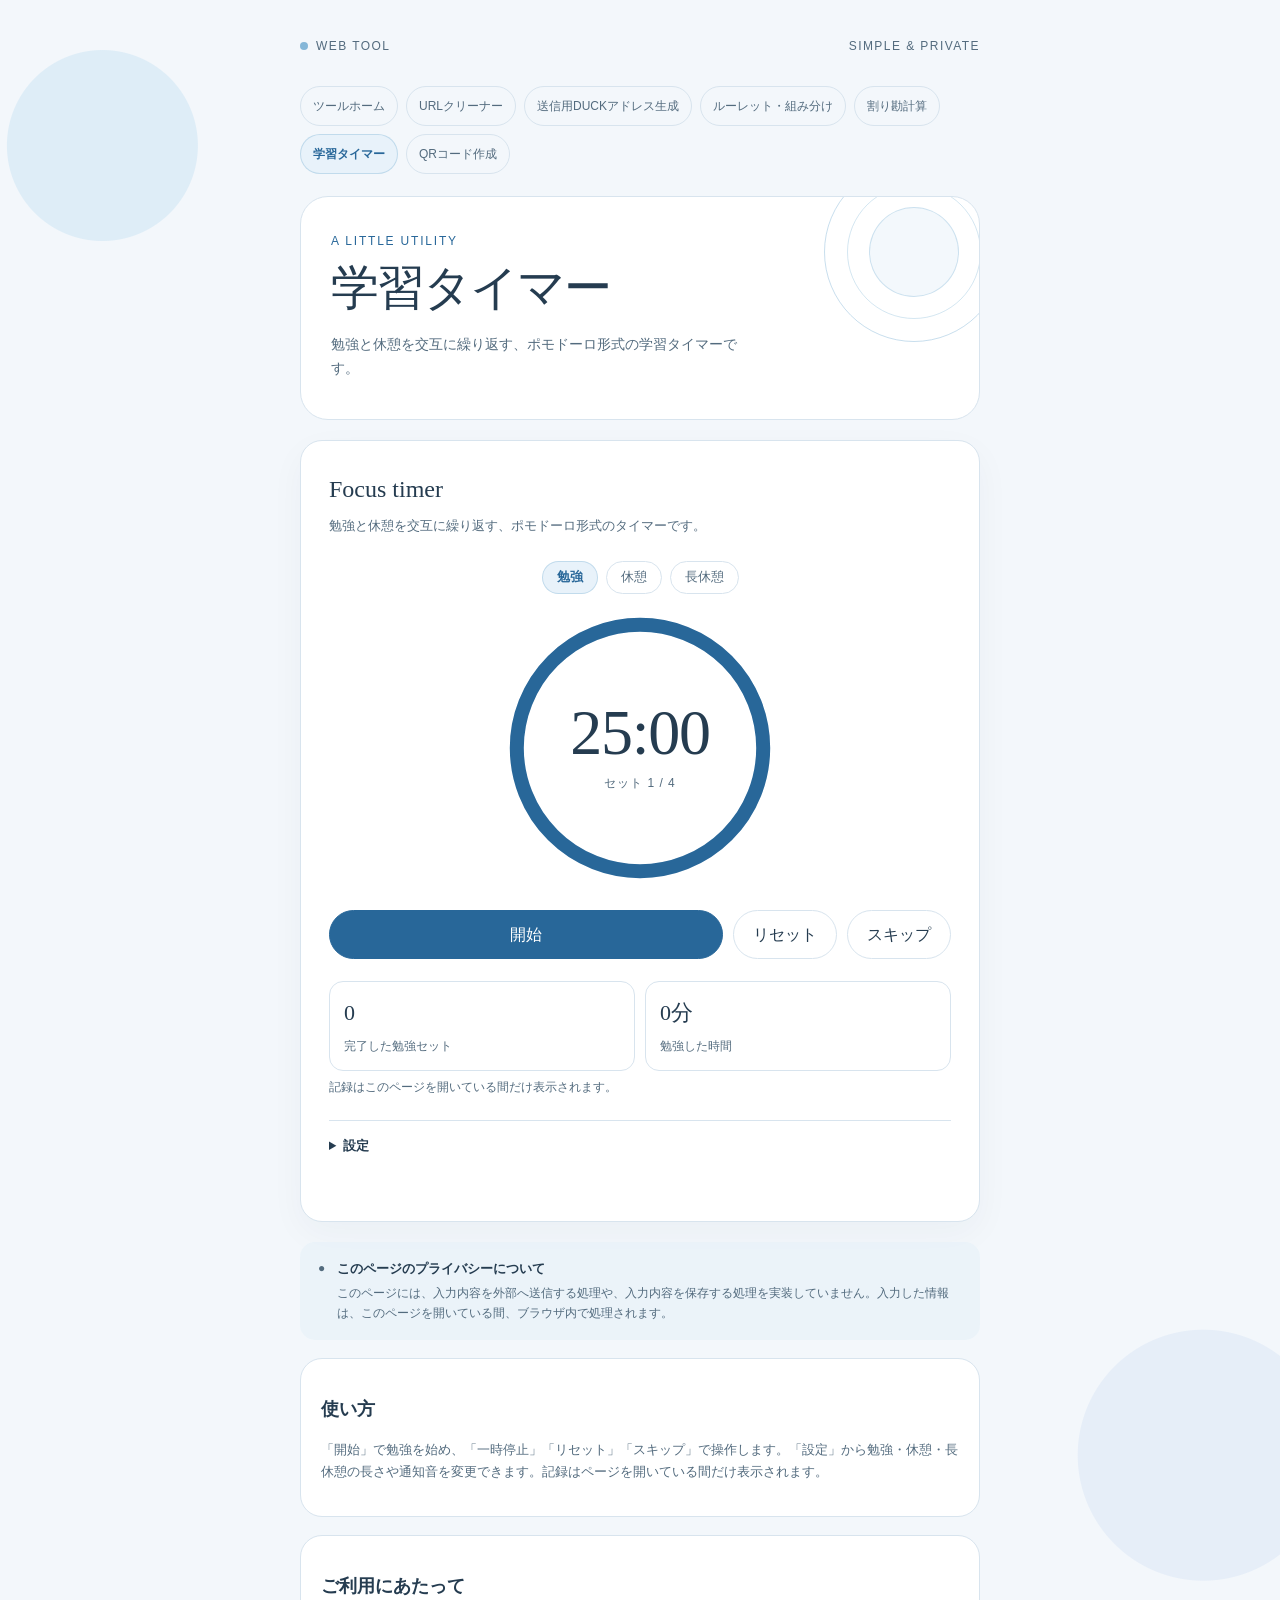
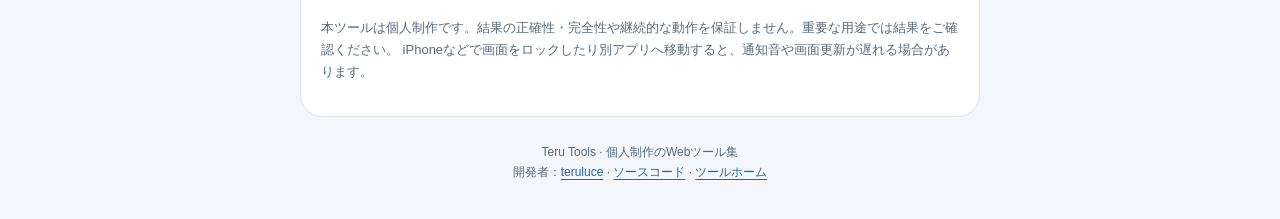
<file: timer/index.html>
<!DOCTYPE html>
<html lang="ja">
<head>
  <meta charset="UTF-8">
  <meta name="viewport" content="width=device-width, initial-scale=1">
  <meta name="referrer" content="no-referrer">
  <meta http-equiv="Content-Security-Policy"
        content="default-src 'none'; script-src 'unsafe-inline'; style-src 'self' 'unsafe-inline'; connect-src 'none'; img-src 'self' blob:; font-src 'none'; object-src 'none'; base-uri 'none'; form-action 'none'">
  
  
  

  <style>
    :root {
      --bg: #f3f7fb;
      --paper: #ffffff;
      --ink: #253c50;
      --muted: #536b7e;
      --green: #85b7d8;
      --green-dark: #286799;
      --line: #d8e4ee;
      --soft: #e8f2fa;
      --error: #a34840;
      --radius: 22px;
    }

    * { box-sizing: border-box; }

    [hidden] { display: none !important; }

    body {
      margin: 0;
      min-height: 100vh;
      padding: 36px 18px;
      color: var(--ink);
      background:
        radial-gradient(circle at 8% 8%, #deedf7 0, #deedf7 95px, transparent 96px),
        radial-gradient(circle at 94% 80%, #e6eef8 0, #e6eef8 125px, transparent 126px),
        var(--bg);
      font-family: -apple-system, BlinkMacSystemFont, "Hiragino Kaku Gothic ProN",
        "Yu Gothic", Meiryo, sans-serif;
      line-height: 1.7;
    }

    button, input, textarea, select { font: inherit; }

    .page { width: 100%; max-width: 680px; margin: 0 auto; }

    .topline {
      display: flex;
      align-items: center;
      justify-content: space-between;
      gap: 12px;
      margin-bottom: 30px;
      color: var(--muted);
      font-size: 12px;
      letter-spacing: .12em;
      text-transform: uppercase;
    }

    .dot {
      display: inline-block;
      width: 8px;
      height: 8px;
      margin-right: 8px;
      border-radius: 50%;
      background: var(--green);
    }

    .toolnav {
      display: flex;
      flex-wrap: wrap;
      gap: 8px;
      margin: -12px 0 22px;
    }

    .toolnav a {
      display: inline-flex;
      align-items: center;
      min-height: 36px;
      padding: 4px 14px;
      border: 1px solid var(--line);
      border-radius: 999px;
      color: var(--muted);
      font-size: 13px;
      text-decoration: none;
      transition: background .15s;
    }

    .toolnav a:hover { background: #edf4fa; }

    .toolnav a:focus-visible {
      outline: 3px solid rgba(40, 103, 153, .3);
      outline-offset: 2px;
    }

    .toolnav a[aria-current="page"] {
      border-color: rgba(133, 183, 216, .4);
      background: var(--soft);
      color: var(--green-dark);
      font-weight: 600;
    }

    header {
      position: relative;
      overflow: hidden;
      padding: 34px 30px 38px;
      border: 1px solid rgba(83, 107, 126, .15);
      border-radius: 28px;
      background: rgba(255, 255, 255, .78);
    }

    .eyebrow {
      margin: 0 0 8px;
      color: var(--green-dark);
      font-size: 12px;
      letter-spacing: .15em;
      text-transform: uppercase;
    }

    h1 {
      position: relative;
      z-index: 1;
      margin: 0;
      font-family: Georgia, "Times New Roman", serif;
      font-size: clamp(34px, 7vw, 48px);
      font-weight: 400;
      letter-spacing: -.04em;
      line-height: 1.15;
    }

    .intro {
      position: relative;
      z-index: 1;
      max-width: 420px;
      margin: 18px 0 0;
      color: var(--muted);
      font-size: 14px;
    }

    .decoration {
      position: absolute;
      top: -35px;
      right: -25px;
      width: 180px;
      height: 180px;
      border: 1px solid rgba(133, 183, 216, .45);
      border-radius: 50%;
    }

    .decoration::before,
    .decoration::after {
      position: absolute;
      content: "";
      border: 1px solid rgba(133, 183, 216, .35);
      border-radius: 50%;
    }

    .decoration::before { inset: 22px; }

    .decoration::after {
      inset: 44px;
      background: rgba(232, 242, 250, .5);
    }

    main {
      margin-top: 20px;
      padding: 28px;
      border: 1px solid var(--line);
      border-radius: var(--radius);
      background: var(--paper);
      box-shadow: 0 12px 35px rgba(37, 60, 80, .04);
    }

    .section-title {
      margin: 0 0 6px;
      font-family: Georgia, "Times New Roman", serif;
      font-size: 24px;
      font-weight: 400;
    }

    .section-description {
      margin: 0 0 24px;
      color: var(--muted);
      font-size: 13px;
    }

    .field { margin-bottom: 19px; }

    label {
      display: block;
      margin-bottom: 7px;
      font-size: 13px;
      font-weight: 600;
    }

    input[type="text"], input[type="number"], textarea {
      display: block;
      width: 100%;
      min-height: 49px;
      padding: 12px 14px;
      border: 1px solid #dcded4;
      border-radius: 12px;
      outline: none;
      background: #fff;
      color: var(--ink);
      transition: border-color .15s, box-shadow .15s;
    }

    textarea { min-height: 104px; resize: vertical; line-height: 1.6; }

    input[type="text"]:focus, input[type="number"]:focus, textarea:focus {
      border-color: var(--green);
      box-shadow: 0 0 0 3px rgba(133, 183, 216, .16);
    }

    input::placeholder, textarea::placeholder { color: #a5a79e; }

    .hint { margin: 6px 0 0; color: var(--muted); font-size: 12px; }

    .num-row { display: flex; align-items: center; gap: 8px; }
    .unit { flex: none; color: var(--muted); font-size: 13px; }

    .seg { display: flex; flex-wrap: wrap; gap: 8px; }
    .seg label { display: inline-block; margin: 0; font-weight: 400; cursor: pointer; }
    .seg input {
      position: absolute;
      width: 1px;
      height: 1px;
      opacity: 0;
    }
    .seg span {
      display: inline-flex;
      align-items: center;
      min-height: 42px;
      padding: 6px 16px;
      border: 1px solid var(--line);
      border-radius: 999px;
      background: #fff;
      color: var(--muted);
      font-size: 14px;
      transition: background .15s, color .15s, border-color .15s;
    }
    .seg input:checked + span {
      border-color: var(--green-dark);
      background: var(--green-dark);
      color: #fff;
    }
    .seg input:focus-visible + span {
      outline: 3px solid rgba(40, 103, 153, .3);
      outline-offset: 2px;
    }

    .actions { display: flex; flex-wrap: wrap; gap: 10px; margin-top: 24px; }

    button {
      min-height: 46px;
      padding: 10px 19px;
      border: 1px solid transparent;
      border-radius: 999px;
      cursor: pointer;
      transition: transform .15s, background .15s, opacity .15s;
    }

    button:active { transform: scale(.98); }
    button:disabled { opacity: .5; cursor: not-allowed; }

    button:focus-visible {
      outline: 3px solid rgba(40, 103, 153, .3);
      outline-offset: 3px;
    }

    .primary { flex: 1; background: var(--green-dark); color: #fff; }
    .primary:hover:not(:disabled) { background: #405943; }

    .secondary { border-color: var(--line); background: transparent; color: var(--ink); }
    .secondary:hover:not(:disabled) { background: #edf4fa; }

    .result {
      margin-top: 25px;
      padding: 20px;
      border: 1px solid #dce4d6;
      border-radius: 16px;
      background: #f4f6f0;
    }

    .result-label {
      margin: 0 0 10px;
      color: var(--green-dark);
      font-size: 12px;
      font-weight: 700;
      letter-spacing: .08em;
    }

    .check {
      display: inline-flex;
      align-items: center;
      gap: 8px;
      margin: 0 0 10px;
      font-weight: 400;
      cursor: pointer;
    }
    .check input { width: 18px; height: 18px; accent-color: var(--green-dark); }

    .status { min-height: 24px; margin: 12px 0 0; color: var(--muted); font-size: 13px; }
    .status.error { color: var(--error); }

    .privacy {
      display: flex;
      gap: 12px;
      margin-top: 20px;
      padding: 16px 18px;
      border-radius: 15px;
      background: rgba(232, 242, 250, .68);
      color: #536b7e;
      font-size: 12px;
    }

    .privacy strong { display: block; margin-bottom: 3px; color: var(--ink); font-size: 13px; }

    footer { padding: 25px 8px 0; color: var(--muted); font-size: 11px; text-align: center; }

    @media (max-width: 480px) {
      body { padding: 22px 13px; }
      header { padding: 28px 22px 30px; }
      main { padding: 22px 18px; }
      .decoration { top: -50px; right: -70px; }
    }

    @media (prefers-reduced-motion: reduce) {
      button, input, textarea, .toolnav a, .seg span { transition: none; }
    }

    .phases { display: flex; justify-content: center; gap: 8px; margin: 0 0 14px; }
    .phases span {
      padding: 4px 14px;
      border: 1px solid var(--line);
      border-radius: 999px;
      color: var(--muted);
      font-size: 13px;
    }
    .phases span[aria-current="true"] {
      border-color: rgba(133, 183, 216, .4);
      background: var(--soft);
      color: var(--green-dark);
      font-weight: 600;
    }
    .dial { position: relative; width: min(100%, 280px); aspect-ratio: 1; margin: 0 auto 22px; }
    .dial svg { display: block; width: 100%; height: 100%; transform: rotate(-90deg); }
    .ring-bg { fill: none; stroke: var(--soft); stroke-width: 10; }
    .ring {
      fill: none;
      stroke: var(--green-dark);
      stroke-width: 10;
      stroke-linecap: round;
      stroke-dasharray: 553;
      stroke-dashoffset: 0;
      transition: stroke-dashoffset .25s linear, stroke .3s;
    }
    .dial[data-phase="break"] .ring { stroke: var(--green); }
    .dial[data-phase="long"] .ring { stroke: #b8a77f; }
    .dial-center {
      position: absolute;
      inset: 0;
      display: flex;
      flex-direction: column;
      align-items: center;
      justify-content: center;
      text-align: center;
    }
    .time {
      font-family: Georgia, "Times New Roman", serif;
      font-size: clamp(46px, 16vw, 64px);
      line-height: 1;
      letter-spacing: -.02em;
      font-variant-numeric: tabular-nums;
    }
    .set-label { margin-top: 8px; color: var(--muted); font-size: 12px; letter-spacing: .08em; }
    .timer-actions { margin-top: 0; }
    .stats { display: flex; gap: 10px; margin-top: 22px; }
    .stat {
      flex: 1;
      padding: 12px 14px;
      border: 1px solid var(--line);
      border-radius: 14px;
      background: #fff;
    }
    .stat b { display: block; font-family: Georgia, "Times New Roman", serif; font-size: 22px; font-weight: 400; }
    .stat span { color: var(--muted); font-size: 12px; }
    details { margin-top: 22px; border-top: 1px solid var(--line); padding-top: 14px; }
    summary { cursor: pointer; font-size: 13px; font-weight: 600; }
    summary:focus-visible { outline: 3px solid rgba(40, 103, 153, .3); outline-offset: 3px; border-radius: 6px; }
    .settings { margin-top: 16px; }
    .settings-row { display: flex; gap: 12px; }
    .settings-row .field { flex: 1; min-width: 0; }
  </style>
<title>学習タイマー｜Teru Tools</title>
<meta name="description" content="勉強と休憩を繰り返すポモドーロタイマー。ブラウザで使える無料のWebツールです。">
<meta name="robots" content="index,follow">
<meta name="theme-color" content="#f3f7fb">
<link rel="canonical" href="https://teruluce.github.io/teru-tools/timer/">
<link rel="icon" href="../favicon.svg" type="image/svg+xml">
<meta property="og:type" content="website">
<meta property="og:site_name" content="Teru Tools">
<meta property="og:title" content="学習タイマー｜Teru Tools">
<meta property="og:description" content="勉強と休憩を繰り返すポモドーロタイマー。ブラウザで使える無料のWebツールです。">
<meta property="og:url" content="https://teruluce.github.io/teru-tools/timer/">
<meta property="og:locale" content="ja_JP">
<meta name="twitter:card" content="summary">
<meta name="twitter:title" content="学習タイマー｜Teru Tools">
<meta name="twitter:description" content="勉強と休憩を繰り返すポモドーロタイマー。ブラウザで使える無料のWebツールです。">
<link rel="stylesheet" href="../site.css">
</head>

<body>
  <div class="page">
    <div class="topline">
      <span><span class="dot"></span>Web tool</span>
      <span>Simple &amp; private</span>
    </div>

    

    <nav class="toolnav" aria-label="ツールナビゲーション"><a href="../">ツールホーム</a><a href="../url-cleaner/">URLクリーナー</a><a href="../duckmail/">送信用DUCKアドレス生成</a><a href="../roulette/">ルーレット・組み分け</a><a href="../split/">割り勘計算</a><a href="../timer/" aria-current="page">学習タイマー</a><a href="../qr/">QRコード作成</a></nav><header>
      <div class="decoration" aria-hidden="true"></div>
      <p class="eyebrow">A little utility</p>
      <h1>学習タイマー</h1>
      <p class="intro">
        勉強と休憩を交互に繰り返す、ポモドーロ形式の学習タイマーです。
      </p>
    </header>

    <main>
      <h2 class="section-title">Focus timer</h2>
      <p class="section-description">
        勉強と休憩を交互に繰り返す、ポモドーロ形式のタイマーです。
      </p>

      <div class="phases" aria-hidden="true">
        <span id="tab-study" aria-current="true">勉強</span>
        <span id="tab-break">休憩</span>
        <span id="tab-long">長休憩</span>
      </div>

      <div id="dial" class="dial" data-phase="study">
        <svg viewBox="0 0 200 200" aria-hidden="true">
          <circle class="ring-bg" cx="100" cy="100" r="88"></circle>
          <circle id="ring" class="ring" cx="100" cy="100" r="88"></circle>
        </svg>
        <div class="dial-center">
          <div id="time" class="time" role="timer">25:00</div>
          <div id="set-label" class="set-label"></div>
        </div>
      </div>

      <div class="actions timer-actions">
        <button id="start" class="primary" type="button">開始</button>
        <button id="reset" class="secondary" type="button">リセット</button>
        <button id="skip" class="secondary" type="button">スキップ</button>
      </div>

      <div class="stats">
        <div class="stat"><b id="stat-sets">0</b><span>完了した勉強セット</span></div>
        <div class="stat"><b id="stat-min">0分</b><span>勉強した時間</span></div>
      </div>
      <p class="hint">記録はこのページを開いている間だけ表示されます。</p>

      <details>
        <summary>設定</summary>
        <div class="settings">
          <div class="settings-row">
            <div class="field">
              <label for="min-study">勉強（分）</label>
              <input id="min-study" type="number" inputmode="numeric" min="1" max="180" value="25">
            </div>
            <div class="field">
              <label for="min-break">休憩（分）</label>
              <input id="min-break" type="number" inputmode="numeric" min="1" max="60" value="5">
            </div>
            <div class="field">
              <label for="min-long">長休憩（分）</label>
              <input id="min-long" type="number" inputmode="numeric" min="1" max="120" value="15">
            </div>
          </div>
          <label class="check"><input id="opt-auto" type="checkbox" checked>終わったら自動で次に進む</label><br>
          <label class="check"><input id="opt-sound" type="checkbox" checked>終わったら音で知らせる</label>
          <p class="hint">長休憩は、勉強を4セット終えるごとに入ります。実行中の変更は、次の区間から反映されます。</p>
        </div>
      </details>

      <p id="status" class="status" role="status" aria-live="polite"></p>
    </main>

    <aside class="privacy">
      <span aria-hidden="true">●</span>
      <div>
        <strong>このページのプライバシーについて</strong>
        このページには、入力内容を外部へ送信する処理や、入力内容を保存する処理を実装していません。入力した情報は、このページを開いている間、ブラウザ内で処理されます。
      </div>
    </aside>

    <section class="guide"><h2>使い方</h2><p>「開始」で勉強を始め、「一時停止」「リセット」「スキップ」で操作します。「設定」から勉強・休憩・長休憩の長さや通知音を変更できます。記録はページを開いている間だけ表示されます。</p></section><aside class="notice"><h2>ご利用にあたって</h2><p>本ツールは個人制作です。結果の正確性・完全性や継続的な動作を保証しません。重要な用途では結果をご確認ください。 iPhoneなどで画面をロックしたり別アプリへ移動すると、通知音や画面更新が遅れる場合があります。</p></aside><footer>Teru Tools · 個人制作のWebツール集<div>開発者：<a href="https://github.com/teruluce">teruluce</a> · <a href="https://github.com/teruluce/teru-tools/tree/main/timer">ソースコード</a> · <a href="../">ツールホーム</a></div></footer>
  </div>

  <script>
    "use strict";

    const CIRC = 553;
    const LABELS = { study: "勉強", break: "休憩", long: "長休憩" };
    const LIMITS = { study: [1, 180], break: [1, 60], long: [1, 120] };

    const inputs = {
      study: document.getElementById("min-study"),
      break: document.getElementById("min-break"),
      long: document.getElementById("min-long")
    };
    const tabs = {
      study: document.getElementById("tab-study"),
      break: document.getElementById("tab-break"),
      long: document.getElementById("tab-long")
    };
    const dial = document.getElementById("dial");
    const ring = document.getElementById("ring");
    const timeEl = document.getElementById("time");
    const setLabel = document.getElementById("set-label");
    const startButton = document.getElementById("start");
    const resetButton = document.getElementById("reset");
    const skipButton = document.getElementById("skip");
    const statSets = document.getElementById("stat-sets");
    const statMin = document.getElementById("stat-min");
    const optAuto = document.getElementById("opt-auto");
    const optSound = document.getElementById("opt-sound");
    const statusEl = document.getElementById("status");

    let phase = "study";
    let sets = 0;
    let running = false;
    let started = false;
    let totalMs = 0;
    let remaining = 0;
    let endAt = 0;
    let last = 0;
    let studyMs = 0;
    let tickId = null;
    let audioCtx = null;
    let wakeLock = null;

    function durationMs(p) {
      const lim = LIMITS[p];
      let v = parseInt(inputs[p].value, 10);
      if (Number.isNaN(v)) v = p === "study" ? 25 : p === "break" ? 5 : 15;
      return Math.min(lim[1], Math.max(lim[0], v)) * 60000;
    }

    function showStatus(message) { statusEl.textContent = message; }

    function pad(n) { return n < 10 ? "0" + n : String(n); }

    function render() {
      const secs = Math.max(0, Math.ceil(remaining / 1000));
      const text = pad(Math.floor(secs / 60)) + ":" + pad(secs % 60);
      timeEl.textContent = text;
      const ratio = totalMs > 0 ? remaining / totalMs : 0;
      ring.style.strokeDashoffset = String(CIRC * (1 - Math.max(0, Math.min(1, ratio))));
      dial.dataset.phase = phase;
      Object.keys(tabs).forEach(function (k) {
        tabs[k].setAttribute("aria-current", String(k === phase));
      });
      setLabel.textContent = phase === "study"
        ? "セット " + ((sets % 4) + 1) + " / 4"
        : (phase === "long" ? "ゆっくり休みましょう" : "ひと休み");
      startButton.textContent = running ? "一時停止" : (started ? "再開" : "開始");
      statSets.textContent = String(sets);
      statMin.textContent = Math.floor(studyMs / 60000) + "分";
      document.title = running ? text + " " + LABELS[phase] + " · 学習タイマー｜Teru Tools" : "学習タイマー｜Teru Tools";
    }

    function enterPhase(p) {
      phase = p;
      totalMs = durationMs(p);
      remaining = totalMs;
      started = false;
    }

    function beep() {
      if (!optSound.checked) return;
      try {
        if (!audioCtx) return;
        const base = audioCtx.currentTime;
        [0, 0.28, 0.56].forEach(function (offset) {
          const osc = audioCtx.createOscillator();
          const gain = audioCtx.createGain();
          osc.type = "sine";
          osc.frequency.value = 880;
          gain.gain.setValueAtTime(0.0001, base + offset);
          gain.gain.exponentialRampToValueAtTime(0.25, base + offset + 0.02);
          gain.gain.exponentialRampToValueAtTime(0.0001, base + offset + 0.18);
          osc.connect(gain);
          gain.connect(audioCtx.destination);
          osc.start(base + offset);
          osc.stop(base + offset + 0.2);
        });
      } catch (error) { /* 音が出せない環境では何もしない */ }
    }

    async function acquireWakeLock() {
      try {
        if ("wakeLock" in navigator && !wakeLock) {
          wakeLock = await navigator.wakeLock.request("screen");
          wakeLock.addEventListener("release", function () { wakeLock = null; });
        }
      } catch (error) { wakeLock = null; }
    }

    function releaseWakeLock() {
      try { if (wakeLock) wakeLock.release(); } catch (error) { /* noop */ }
      wakeLock = null;
    }

    function stopTicking() {
      if (tickId !== null) { clearInterval(tickId); tickId = null; }
    }

    function begin() {
      try {
        if (!audioCtx && (window.AudioContext || window.webkitAudioContext)) {
          audioCtx = new (window.AudioContext || window.webkitAudioContext)();
        }
        if (audioCtx && audioCtx.state === "suspended") audioCtx.resume();
      } catch (error) { audioCtx = null; }
      running = true;
      started = true;
      const now = Date.now();
      endAt = now + remaining;
      last = now;
      stopTicking();
      tickId = setInterval(tick, 250);
      acquireWakeLock();
      render();
    }

    function pause() {
      remaining = Math.max(0, endAt - Date.now());
      running = false;
      stopTicking();
      releaseWakeLock();
      render();
    }

    // 区間が最後まで終わったときの次の区間（勉強を4セット終えるごとに長休憩）
    function advanceAfterComplete() {
      if (phase === "study") {
        sets += 1;
        enterPhase(sets % 4 === 0 ? "long" : "break");
      } else {
        enterPhase("study");
      }
    }

    function complete() {
      const wasStudy = phase === "study";
      beep();
      try { if (navigator.vibrate) navigator.vibrate([200, 100, 200]); } catch (error) { /* noop */ }
      advanceAfterComplete();
      showStatus(wasStudy
        ? "勉強が終わりました。" + LABELS[phase] + "に入ります。"
        : LABELS[phase] + "の時間です。");
      if (optAuto.checked) {
        begin();
      } else {
        running = false;
        stopTicking();
        releaseWakeLock();
        render();
      }
    }

    function tick() {
      const now = Date.now();
      if (phase === "study") studyMs += now - last;
      last = now;
      remaining = endAt - now;
      if (remaining <= 0) {
        remaining = 0;
        complete();
        return;
      }
      render();
    }

    startButton.addEventListener("click", function () {
      showStatus("");
      if (running) pause(); else begin();
    });

    resetButton.addEventListener("click", function () {
      stopTicking();
      releaseWakeLock();
      running = false;
      enterPhase(phase);
      showStatus("");
      render();
    });

    skipButton.addEventListener("click", function () {
      const wasRunning = running;
      stopTicking();
      releaseWakeLock();
      running = false;
      if (phase === "study") {
        enterPhase("break");   // スキップは完了セットに数えない
      } else {
        enterPhase("study");
      }
      showStatus(LABELS[phase] + "に進みました。");
      if (wasRunning) begin(); else render();
    });

    Object.keys(inputs).forEach(function (k) {
      inputs[k].addEventListener("input", function () {
        if (!running && !started && k === phase) enterPhase(phase);
        render();
      });
    });

    document.addEventListener("visibilitychange", function () {
      if (document.visibilityState === "visible" && running) {
        acquireWakeLock();
        tick();
      }
    });

    enterPhase("study");
    render();
  </script>
</body>
</html>
</file>
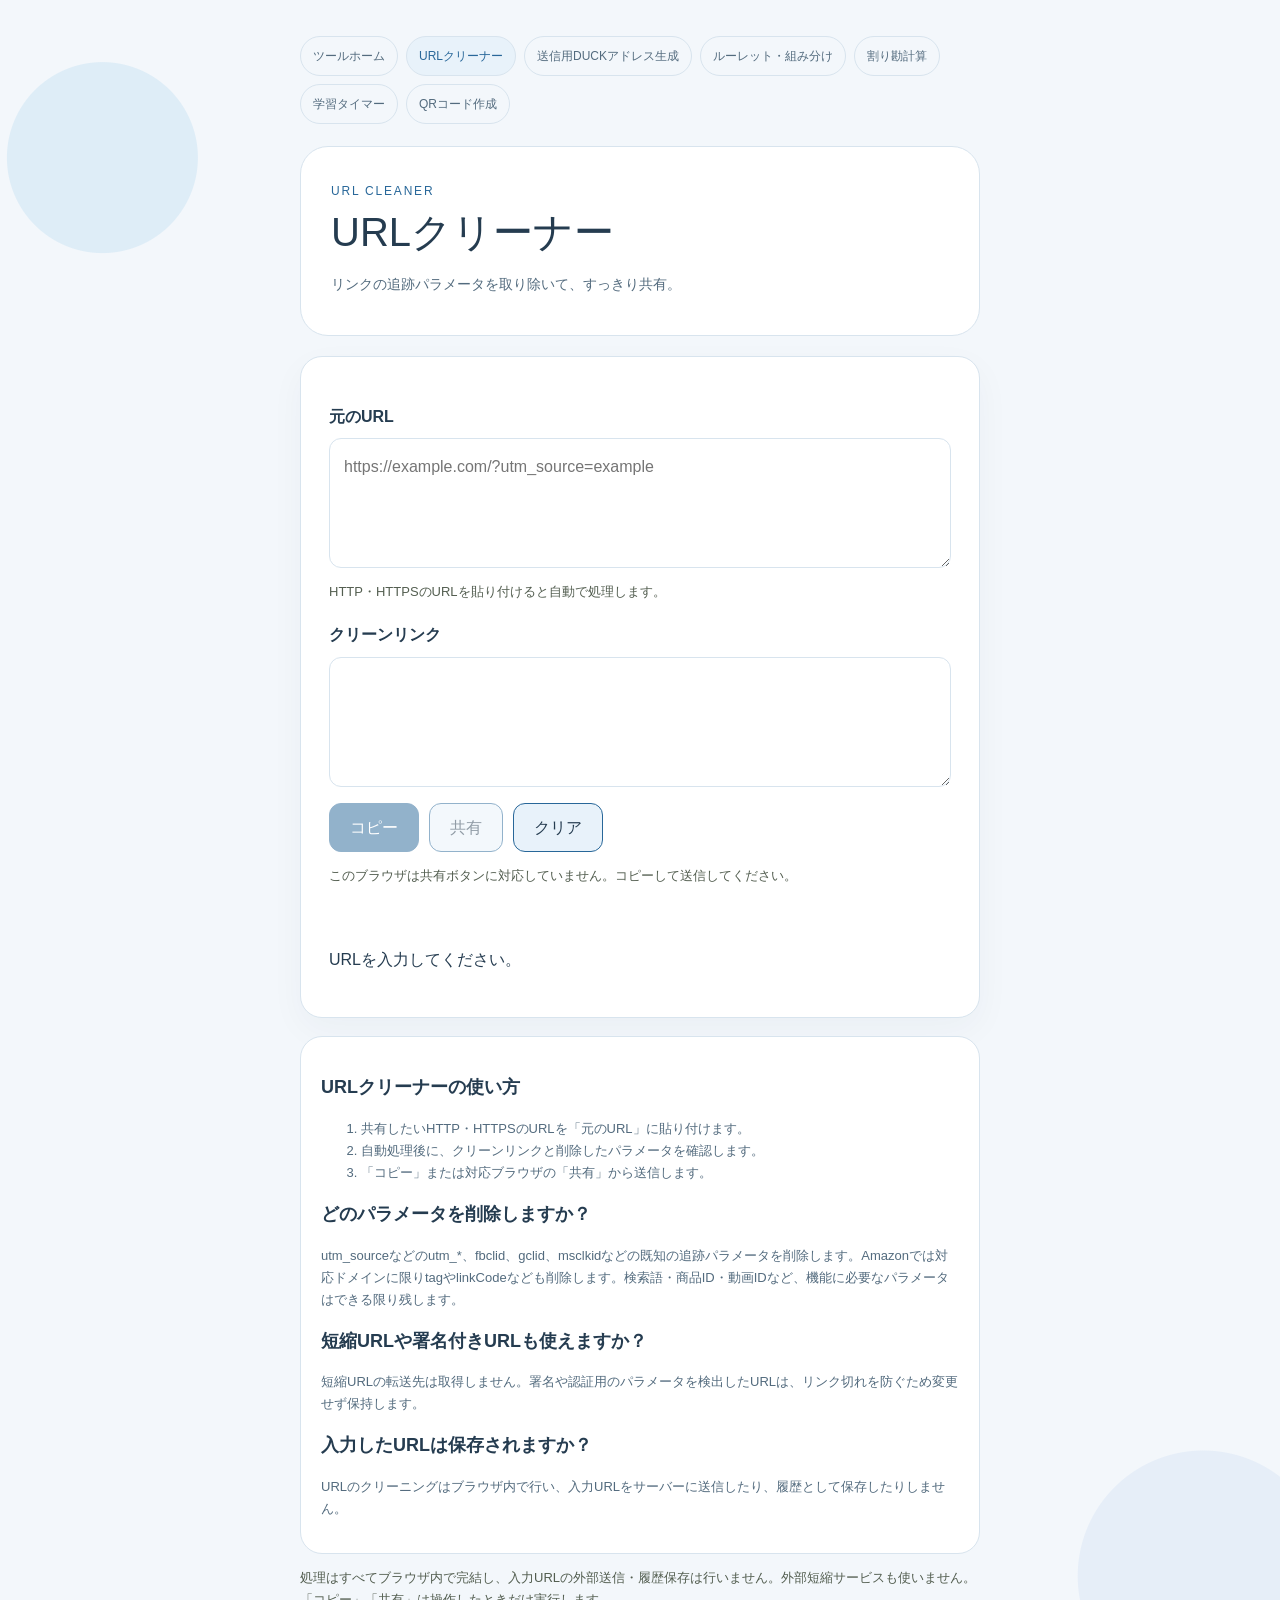
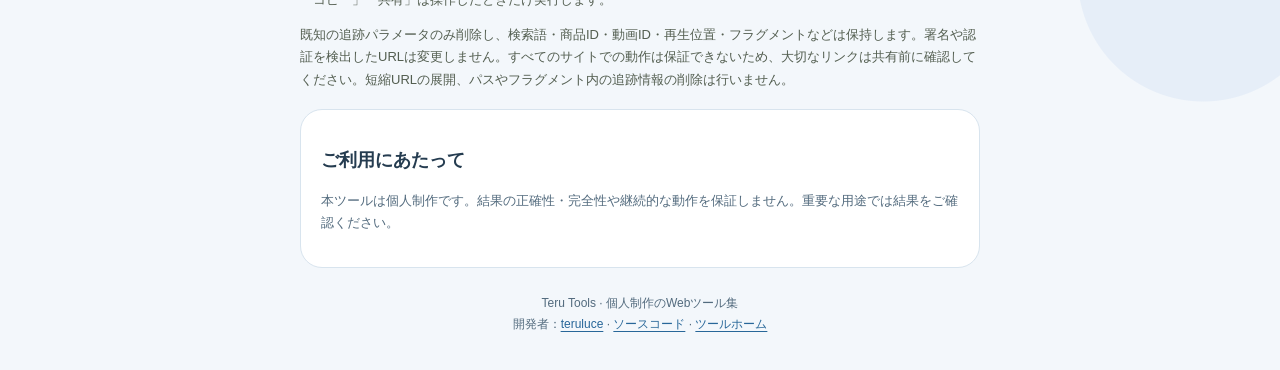
<file: url-cleaner/index.html>
<!DOCTYPE html>
<html lang="ja"><head><meta charset="UTF-8"><meta name="viewport" content="width=device-width, initial-scale=1">
<meta name="referrer" content="no-referrer">
<meta http-equiv="Content-Security-Policy" content="default-src 'none'; script-src 'self'; style-src 'self' 'unsafe-inline'; connect-src 'none'; img-src 'self'; object-src 'none'; base-uri 'none'; form-action 'none'">














<style>
    :root {
      --bg: #f3f7fb;
      --paper: #ffffff;
      --ink: #253c50;
      --muted: #536b7e;
      --green: #85b7d8;
      --green-dark: #286799;
      --line: #d8e4ee;
      --soft: #e8f2fa;
      --radius: 22px;
    }

    * {
      box-sizing: border-box;
    }

    body {
      margin: 0;
      min-height: 100vh;
      padding: 36px 18px;
      color: var(--ink);
      background:
        radial-gradient(circle at 8% 8%, #deedf7 0, #deedf7 95px, transparent 96px),
        radial-gradient(circle at 94% 80%, #e6eef8 0, #e6eef8 125px, transparent 126px),
        var(--bg);
      font-family: -apple-system, BlinkMacSystemFont, "Hiragino Kaku Gothic ProN",
        "Yu Gothic", Meiryo, sans-serif;
      line-height: 1.7;
    }

    a {
      color: inherit;
      text-decoration: none;
    }

    .page {
      width: 100%;
      max-width: 680px;
      margin: 0 auto;
    }

    .topline {
      display: flex;
      align-items: center;
      justify-content: space-between;
      gap: 12px;
      margin-bottom: 30px;
      color: var(--muted);
      font-size: 12px;
      letter-spacing: .12em;
      text-transform: uppercase;
    }

    .dot {
      display: inline-block;
      width: 8px;
      height: 8px;
      margin-right: 8px;
      border-radius: 50%;
      background: var(--green);
    }

    header {
      position: relative;
      overflow: hidden;
      padding: 34px 30px 38px;
      border: 1px solid rgba(83, 107, 126, .15);
      border-radius: 28px;
      background: rgba(255, 255, 255, .78);
    }

    .eyebrow {
      margin: 0 0 8px;
      color: var(--green-dark);
      font-size: 12px;
      letter-spacing: .15em;
      text-transform: uppercase;
    }

    h1 {
      position: relative;
      z-index: 1;
      margin: 0;
      font-family: Georgia, "Times New Roman", serif;
      font-size: clamp(34px, 7vw, 48px);
      font-weight: 400;
      letter-spacing: -.04em;
      line-height: 1.15;
    }

    .intro {
      position: relative;
      z-index: 1;
      max-width: 420px;
      margin: 18px 0 0;
      color: var(--muted);
      font-size: 14px;
    }

    .decoration {
      position: absolute;
      top: -35px;
      right: -25px;
      width: 180px;
      height: 180px;
      border: 1px solid rgba(133, 183, 216, .45);
      border-radius: 50%;
    }

    .decoration::before,
    .decoration::after {
      position: absolute;
      content: "";
      border: 1px solid rgba(133, 183, 216, .35);
      border-radius: 50%;
    }

    .decoration::before {
      inset: 22px;
    }

    .decoration::after {
      inset: 44px;
      background: rgba(232, 242, 250, .5);
    }

    main {
      margin-top: 20px;
      padding: 28px;
      border: 1px solid var(--line);
      border-radius: var(--radius);
      background: var(--paper);
      box-shadow: 0 12px 35px rgba(37, 60, 80, .04);
    }

    .section-title {
      margin: 0 0 6px;
      font-family: Georgia, "Times New Roman", serif;
      font-size: 24px;
      font-weight: 400;
    }

    .section-description {
      margin: 0 0 22px;
      color: var(--muted);
      font-size: 13px;
    }

    .tools {
      margin: 0;
      padding: 0;
      list-style: none;
      border-top: 1px solid var(--line);
    }

    .tools li {
      border-bottom: 1px solid var(--line);
    }

    .tool {
      display: flex;
      align-items: center;
      gap: 16px;
      min-height: 84px;
      padding: 14px 8px;
      border-radius: 12px;
      transition: background-color .2s ease;
    }

    .tool:hover {
      background: var(--soft);
    }

    .tool:focus-visible {
      outline: 3px solid rgba(40, 103, 153, .3);
      outline-offset: 2px;
    }

    .badge {
      flex: none;
      display: grid;
      place-items: center;
      width: 44px;
      height: 44px;
      border: 1px solid rgba(133, 183, 216, .5);
      border-radius: 50%;
      background: var(--soft);
      color: var(--green-dark);
      font-family: Georgia, "Times New Roman", serif;
      font-size: 18px;
    }

    .body {
      flex: 1;
      min-width: 0;
    }

    .name {
      display: block;
      font-family: Georgia, "Times New Roman", serif;
      font-size: 20px;
      line-height: 1.3;
    }

    .note {
      display: block;
      margin-top: 2px;
      color: var(--muted);
      font-size: 12px;
    }

    .arrow {
      flex: none;
      color: var(--green-dark);
      font-size: 16px;
    }

    footer {
      padding: 25px 8px 0;
      color: var(--muted);
      font-size: 11px;
      text-align: center;
    }

    @media (max-width: 480px) {
      body {
        padding: 22px 13px;
      }

      header {
        padding: 28px 22px 30px;
      }

      main {
        padding: 22px 18px;
      }

      .decoration {
        top: -50px;
        right: -70px;
      }
    }

    @media (prefers-reduced-motion: reduce) {
      .tool { transition: none; }
    }
  
label { display:block; margin:18px 0 8px; font-weight:600; }
textarea { display:block; width:100%; min-height:130px; resize:vertical; padding:14px; border:1px solid var(--line); border-radius:12px; background:var(--paper); color:var(--ink); font:inherit; font-size:16px; overflow-wrap:anywhere; }
.actions { display:flex; flex-wrap:wrap; gap:10px; margin-top:16px; }
button { min-height:48px; padding:10px 20px; border:1px solid var(--green-dark); border-radius:12px; background:var(--soft); color:var(--ink); font:inherit; cursor:pointer; }
button.primary { background:var(--green-dark); color:white; }
button:disabled { opacity:.5; cursor:default; }
:focus-visible { outline:3px solid var(--green-dark); outline-offset:3px; }
h1 { font-family:inherit; font-size:clamp(26px,6vw,40px); letter-spacing:0; }
p, li { overflow-wrap:anywhere; } .hint { color:#535e50; font-size:13px; } #status { min-height:1.7em; }
</style><title>URLクリーナー｜Teru Tools</title>
<meta name="description" content="追跡パラメータを削除してリンクをコピー・共有。ブラウザで使える無料のWebツールです。">
<meta name="robots" content="index,follow">
<meta name="theme-color" content="#f3f7fb">
<link rel="canonical" href="https://teruluce.github.io/teru-tools/url-cleaner/">
<link rel="icon" href="../favicon.svg" type="image/svg+xml">
<meta property="og:type" content="website">
<meta property="og:site_name" content="Teru Tools">
<meta property="og:title" content="URLクリーナー｜Teru Tools">
<meta property="og:description" content="追跡パラメータを削除してリンクをコピー・共有。ブラウザで使える無料のWebツールです。">
<meta property="og:url" content="https://teruluce.github.io/teru-tools/url-cleaner/">
<meta property="og:locale" content="ja_JP">
<meta name="twitter:card" content="summary">
<meta name="twitter:title" content="URLクリーナー｜Teru Tools">
<meta name="twitter:description" content="追跡パラメータを削除してリンクをコピー・共有。ブラウザで使える無料のWebツールです。">
<link rel="stylesheet" href="../site.css">
</head><body><div class="page">

<nav class="toolnav" aria-label="ツールナビゲーション"><a href="../">ツールホーム</a><a href="../url-cleaner/" aria-current="page">URLクリーナー</a><a href="../duckmail/">送信用DUCKアドレス生成</a><a href="../roulette/">ルーレット・組み分け</a><a href="../split/">割り勘計算</a><a href="../timer/">学習タイマー</a><a href="../qr/">QRコード作成</a></nav><header><p class="eyebrow">URL Cleaner</p><h1>URLクリーナー</h1><p class="intro">リンクの追跡パラメータを取り除いて、すっきり共有。</p></header>
<main>
<label for="input">元のURL</label><textarea id="input" autocomplete="off" autocapitalize="off" spellcheck="false" inputmode="url" placeholder="https://example.com/?utm_source=example" aria-describedby="input-help"></textarea>
<p class="hint" id="input-help">HTTP・HTTPSのURLを貼り付けると自動で処理します。</p>
<label for="output">クリーンリンク</label><textarea id="output" readonly autocomplete="off" spellcheck="false" aria-describedby="count"></textarea>
<div class="actions"><button id="copy" class="primary" type="button" disabled>コピー</button><button id="share" type="button" disabled>共有</button><button id="clear" type="button">クリア</button></div>
<p class="hint" id="share-help">iPhone・iPadのSafariなど、対応ブラウザでは「共有」からLINEなどへ送信できます（HTTPS接続が必要です）。</p>
<p id="status" role="status"></p><p id="count" role="status"></p><ul id="removed"></ul>
<noscript>このツールを使うにはJavaScriptを有効にしてください。</noscript>
</main>
<section class="guide" aria-labelledby="guide-title"><h2 id="guide-title">URLクリーナーの使い方</h2>
<ol><li>共有したいHTTP・HTTPSのURLを「元のURL」に貼り付けます。</li><li>自動処理後に、クリーンリンクと削除したパラメータを確認します。</li><li>「コピー」または対応ブラウザの「共有」から送信します。</li></ol>
<h2>どのパラメータを削除しますか？</h2><p>utm_sourceなどのutm_*、fbclid、gclid、msclkidなどの既知の追跡パラメータを削除します。Amazonでは対応ドメインに限りtagやlinkCodeなども削除します。検索語・商品ID・動画IDなど、機能に必要なパラメータはできる限り残します。</p>
<h2>短縮URLや署名付きURLも使えますか？</h2><p>短縮URLの転送先は取得しません。署名や認証用のパラメータを検出したURLは、リンク切れを防ぐため変更せず保持します。</p>
<h2>入力したURLは保存されますか？</h2><p>URLのクリーニングはブラウザ内で行い、入力URLをサーバーに送信したり、履歴として保存したりしません。</p></section>
<aside><p class="hint">処理はすべてブラウザ内で完結し、入力URLの外部送信・履歴保存は行いません。外部短縮サービスも使いません。「コピー」「共有」は操作したときだけ実行します。</p>
<p class="hint">既知の追跡パラメータのみ削除し、検索語・商品ID・動画ID・再生位置・フラグメントなどは保持します。署名や認証を検出したURLは変更しません。すべてのサイトでの動作は保証できないため、大切なリンクは共有前に確認してください。短縮URLの展開、パスやフラグメント内の追跡情報の削除は行いません。</p></aside>
<aside class="notice"><h2>ご利用にあたって</h2><p>本ツールは個人制作です。結果の正確性・完全性や継続的な動作を保証しません。重要な用途では結果をご確認ください。</p></aside><footer>Teru Tools · 個人制作のWebツール集<div>開発者：<a href="https://github.com/teruluce">teruluce</a> · <a href="https://github.com/teruluce/teru-tools/tree/main/url-cleaner">ソースコード</a> · <a href="../">ツールホーム</a></div></footer></div><script type="module" src="./app.mjs"></script></body></html>
</file>
<file: site.css>
/* てる公開版: ブルー・ホワイト・ネイビー。個人版のグリーンと区別する。 */
:root { color-scheme:light; --bg:#f3f7fb; --paper:#ffffff; --surface:#ffffff; --ink:#253c50; --muted:#536b7e; --green:#85b7d8; --green-dark:#286799; --accent:#286799; --accent-hover:#20547e; --line:#d8e4ee; --soft:#e8f2fa; --radius:22px; }
body { background:radial-gradient(circle at 8% 8%,#deedf7 0,#deedf7 95px,transparent 96px),radial-gradient(circle at 94% 80%,#e6eef8 0,#e6eef8 125px,transparent 126px),var(--bg); color:var(--ink); }
.page,.shell { width:100%; max-width:680px; margin-inline:auto; }
header { background:var(--paper); border-color:var(--line); }
.toolnav { display:flex; flex-wrap:wrap; gap:8px; margin:0 0 22px; }
.toolnav a { display:inline-flex; align-items:center; min-height:40px; padding:4px 12px; border:1px solid var(--line); border-radius:999px; color:var(--muted); font-size:12px; text-decoration:none; }
.toolnav a:hover,.toolnav a[aria-current=page] { background:var(--soft); color:var(--green-dark); }
.guide,.notice { margin-top:18px; padding:20px; border:1px solid var(--line); border-radius:var(--radius); background:var(--paper); color:var(--muted); font-size:13px; }
.guide h2,.notice h2 { color:var(--ink); font-size:18px; font-family:inherit; }
.guide p,.guide li,.notice p { color:var(--muted); }
.guide a,.notice a,footer a { color:var(--green-dark); text-decoration:underline; text-underline-offset:3px; }
footer { font-size:12px; overflow-wrap:anywhere; }
:focus-visible { outline:3px solid var(--green-dark); outline-offset:3px; }
.result,.group-result { background:var(--soft); border-color:var(--line); }
button.primary,.button-link.primary { background:var(--green-dark); border-color:var(--green-dark); }
input,textarea,select { font-size:16px; }
@media(prefers-reduced-motion:reduce) { *,*::before,*::after { scroll-behavior:auto!important; transition-duration:.01ms!important; } }
</file>
